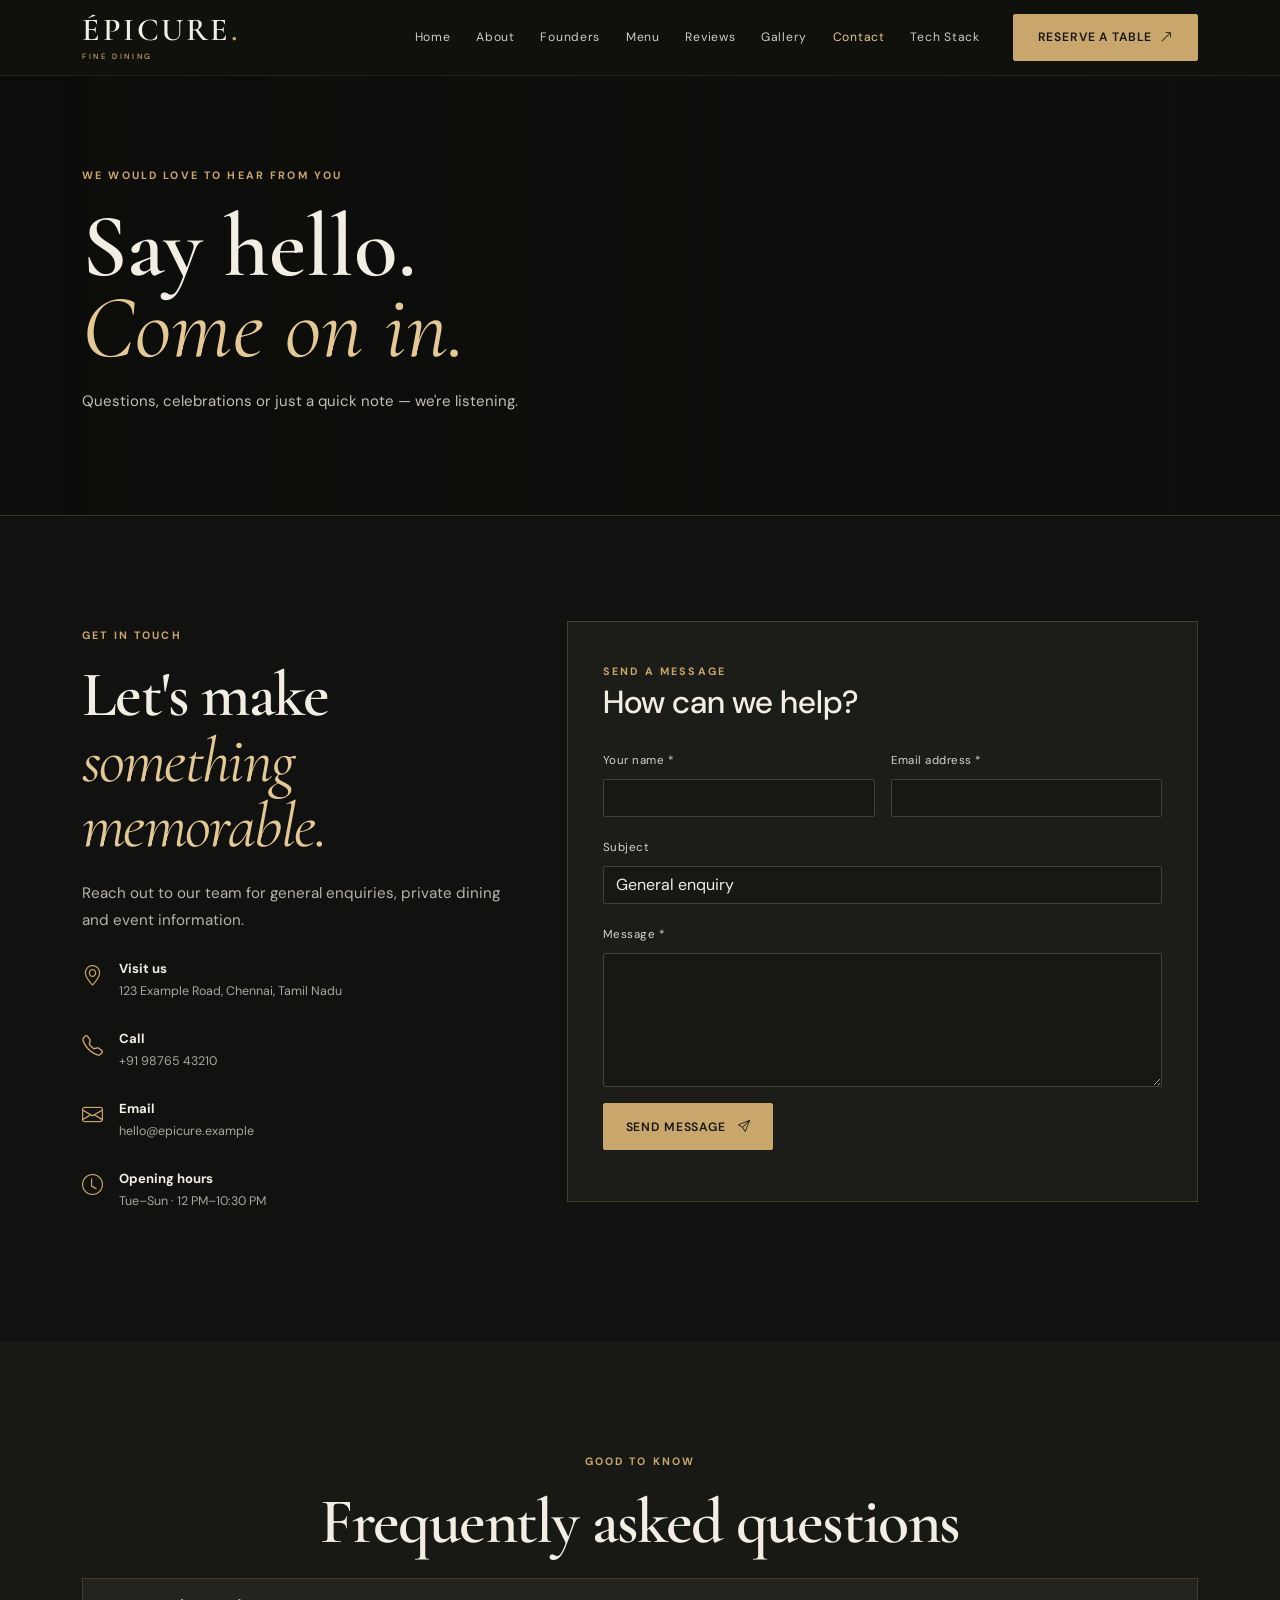
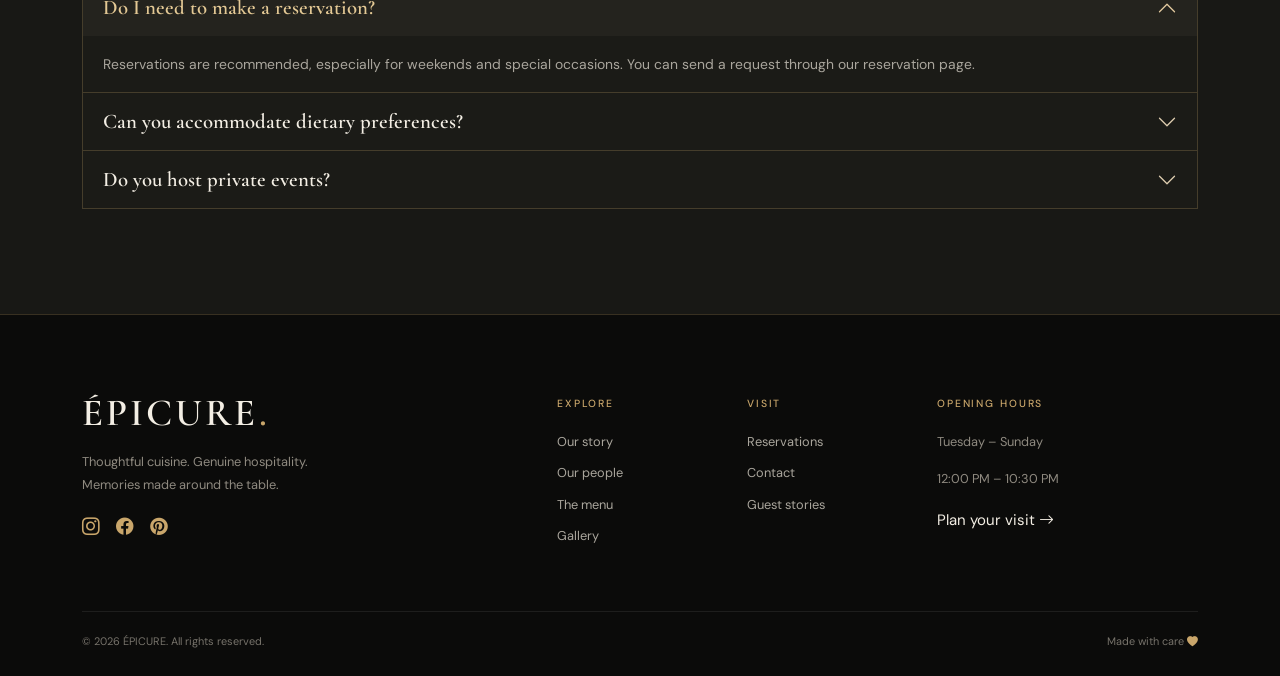
<file: contact.html>
<!Doctype html>
<html lang="en">
<head>
  <meta charset="utf-8">
  <meta name="viewport" content="width=device-width, initial-scale=1">
  <meta name="description" content="ÉPICURE — thoughtful cuisine, warm hospitality and memorable dining experiences.">
  <title>Contact | ÉPICURE</title>
  <link rel="preconnect" href="https://fonts.googleapis.com">
  <link rel="preconnect" href="https://fonts.gstatic.com" crossorigin>
  <link href="https://fonts.googleapis.com/css2?family=Cormorant+Garamond:wght@400;500;600;700&family=DM+Sans:wght@300;400;500;600;700&display=swap" rel="stylesheet">
  <link href="https://cdn.jsdelivr.net/npm/bootstrap@5.3.3/dist/css/bootstrap.min.css" rel="stylesheet">
  <link href="https://cdn.jsdelivr.net/npm/bootstrap-icons@1.11.3/font/bootstrap-icons.min.css" rel="stylesheet">
  <link rel="stylesheet" href="css/style.css">
</head>
<body>
<nav class="navbar navbar-expand-xl navbar-dark fixed-top navbar-custom">
  <div class="container">
    <a class="navbar-brand brand-font" href="index.html">ÉPICURE<span>.</span><small>FINE DINING</small></a>
    <button class="navbar-toggler" type="button" data-bs-toggle="collapse" data-bs-target="#mainNavigation" aria-controls="mainNavigation" aria-expanded="false" aria-label="Toggle navigation"><span class="navbar-toggler-icon"></span></button>
    <div class="collapse navbar-collapse" id="mainNavigation">
      <ul class="navbar-nav ms-auto align-items-xl-center gap-xl-2">
        <li class="nav-item"><a class="nav-link" href="index.html">Home</a></li>
<li class="nav-item"><a class="nav-link" href="about.html">About</a></li>
<li class="nav-item"><a class="nav-link" href="founders.html">Founders</a></li>
<li class="nav-item"><a class="nav-link" href="menu.html">Menu</a></li>
<li class="nav-item"><a class="nav-link" href="reviews.html">Reviews</a></li>
<li class="nav-item"><a class="nav-link" href="gallery.html">Gallery</a></li>
<li class="nav-item"><a class="nav-link active" href="contact.html">Contact</a></li>
<li class="nav-item"><a class="nav-link" href="technologies.html">Tech Stack</a></li>
        <li class="nav-item ms-xl-3 my-2 my-xl-0"><a class="btn btn-gold btn-sm px-4" href="reservation.html">Reserve a table <i class="bi bi-arrow-up-right ms-1"></i></a></li>
      </ul>
    </div>
  </div>
</nav>
<main>

<section class="page-hero" style="--page-image:url('https://images.unsplash.com/photo-1517248135467-4c7edcad34c4?auto=format&fit=crop&w=1800&q=85')"><div class="container"><span class="eyebrow">WE WOULD LOVE TO HEAR FROM YOU</span><h1>Say hello.<br><em>Come on in.</em></h1><p>Questions, celebrations or just a quick note — we're listening.</p></div></section>
<section class="section-pad"><div class="container"><div class="row g-5"><div class="col-lg-5"><span class="eyebrow">GET IN TOUCH</span><h2 class="section-title">Let's make<br><em>something memorable.</em></h2><p class="body-copy">Reach out to our team for general enquiries, private dining and event information.</p><div class="contact-detail"><i class="bi bi-geo-alt"></i><div><strong>Visit us</strong><span>123 Example Road, Chennai, Tamil Nadu</span></div></div><div class="contact-detail"><i class="bi bi-telephone"></i><div><strong>Call</strong><span>+91 98765 43210</span></div></div><div class="contact-detail"><i class="bi bi-envelope"></i><div><strong>Email</strong><span>hello@epicure.example</span></div></div><div class="contact-detail"><i class="bi bi-clock"></i><div><strong>Opening hours</strong><span>Tue–Sun · 12 PM–10:30 PM</span></div></div><p class="small muted mt-4"></p></div><div class="col-lg-7"><form id="contactForm" class="form-panel"><span class="eyebrow">SEND A MESSAGE</span><h2 class="mb-4">How can we help?</h2><div class="row g-3"><div class="col-md-6"><label class="form-label" for="contactName">Your name *</label><input class="form-control" id="contactName" required></div><div class="col-md-6"><label class="form-label" for="contactEmail">Email address *</label><input type="email" class="form-control" id="contactEmail" required></div><div class="col-12"><label class="form-label" for="contactSubject">Subject</label><select class="form-select" id="contactSubject"><option>General enquiry</option><option>Private dining</option><option>Events and celebrations</option><option>Feedback</option></select></div><div class="col-12"><label class="form-label" for="contactMessage">Message *</label><textarea class="form-control" id="contactMessage" rows="5" required></textarea></div><div class="col-12"><button class="btn btn-gold" type="submit">Send message <i class="bi bi-send ms-2"></i></button></div></div><p class="small muted mt-3 mb-0"></p></form></div></div></div></section>
<section class="section-pad section-soft"><div class="container"><div class="section-heading text-center"><span class="eyebrow">GOOD TO KNOW</span><h2 class="section-title">Frequently asked questions</h2></div><div class="accordion faq-accordion mt-4" id="faqAccordion">
<div class="accordion-item"><h3 class="accordion-header"><button class="accordion-button" type="button" data-bs-toggle="collapse" data-bs-target="#faqOne">Do I need to make a reservation?</button></h3><div id="faqOne" class="accordion-collapse collapse show" data-bs-parent="#faqAccordion"><div class="accordion-body">Reservations are recommended, especially for weekends and special occasions. You can send a request through our reservation page.</div></div></div>
<div class="accordion-item"><h3 class="accordion-header"><button class="accordion-button collapsed" type="button" data-bs-toggle="collapse" data-bs-target="#faqTwo">Can you accommodate dietary preferences?</button></h3><div id="faqTwo" class="accordion-collapse collapse" data-bs-parent="#faqAccordion"><div class="accordion-body">Please share dietary requirements when making your reservation so the team can advise you about available options.</div></div></div>
<div class="accordion-item"><h3 class="accordion-header"><button class="accordion-button collapsed" type="button" data-bs-toggle="collapse" data-bs-target="#faqThree">Do you host private events?</button></h3><div id="faqThree" class="accordion-collapse collapse" data-bs-parent="#faqAccordion"><div class="accordion-body">For private dining or event enquiries, contact our team with your preferred date and group size.</div></div></div>
</div></div></section>

</main>
<footer class="site-footer">
  <div class="container">
    <div class="row g-4 align-items-start">
      <div class="col-lg-5"><a class="footer-brand brand-font" href="index.html">ÉPICURE<span>.</span></a><p class="footer-copy">Thoughtful cuisine. Genuine hospitality.<br>Memories made around the table.</p><div class="social-links mt-3"><a href="#" aria-label="Instagram"><i class="bi bi-instagram"></i></a><a href="#" aria-label="Facebook"><i class="bi bi-facebook"></i></a><a href="#" aria-label="Pinterest"><i class="bi bi-pinterest"></i></a></div></div>
      <div class="col-6 col-lg-2"><h6>EXPLORE</h6><a href="about.html">Our story</a><a href="founders.html">Our people</a><a href="menu.html">The menu</a><a href="gallery.html">Gallery</a></div>
      <div class="col-6 col-lg-2"><h6>VISIT</h6><a href="reservation.html">Reservations</a><a href="contact.html">Contact</a><a href="reviews.html">Guest stories</a></div>
      <div class="col-lg-3"><h6>OPENING HOURS</h6><p class="footer-copy mb-1">Tuesday – Sunday</p><p class="footer-copy">12:00 PM – 10:30 PM</p><a href="reservation.html" class="text-link">Plan your visit <i class="bi bi-arrow-right"></i></a></div>
    </div>
    <div class="footer-bottom"><span>© 2026 ÉPICURE. All rights reserved.</span><span>Made with care <i class="bi bi-heart-fill"></i></span></div>
  </div>
</footer>
<div class="toast-container position-fixed bottom-0 end-0 p-3"><div id="siteToast" class="toast text-bg-dark border-gold" role="status" aria-live="polite" aria-atomic="true"><div class="d-flex"><div class="toast-body" id="toastMessage">Thank you!</div><button type="button" class="btn-close btn-close-white me-2 m-auto" data-bs-dismiss="toast" aria-label="Close"></button></div></div></div>
<script src="https://cdn.jsdelivr.net/npm/bootstrap@5.3.3/dist/js/bootstrap.bundle.min.js"></script>
<script src="js/script.js"></script>
</body>
</html>
</file>
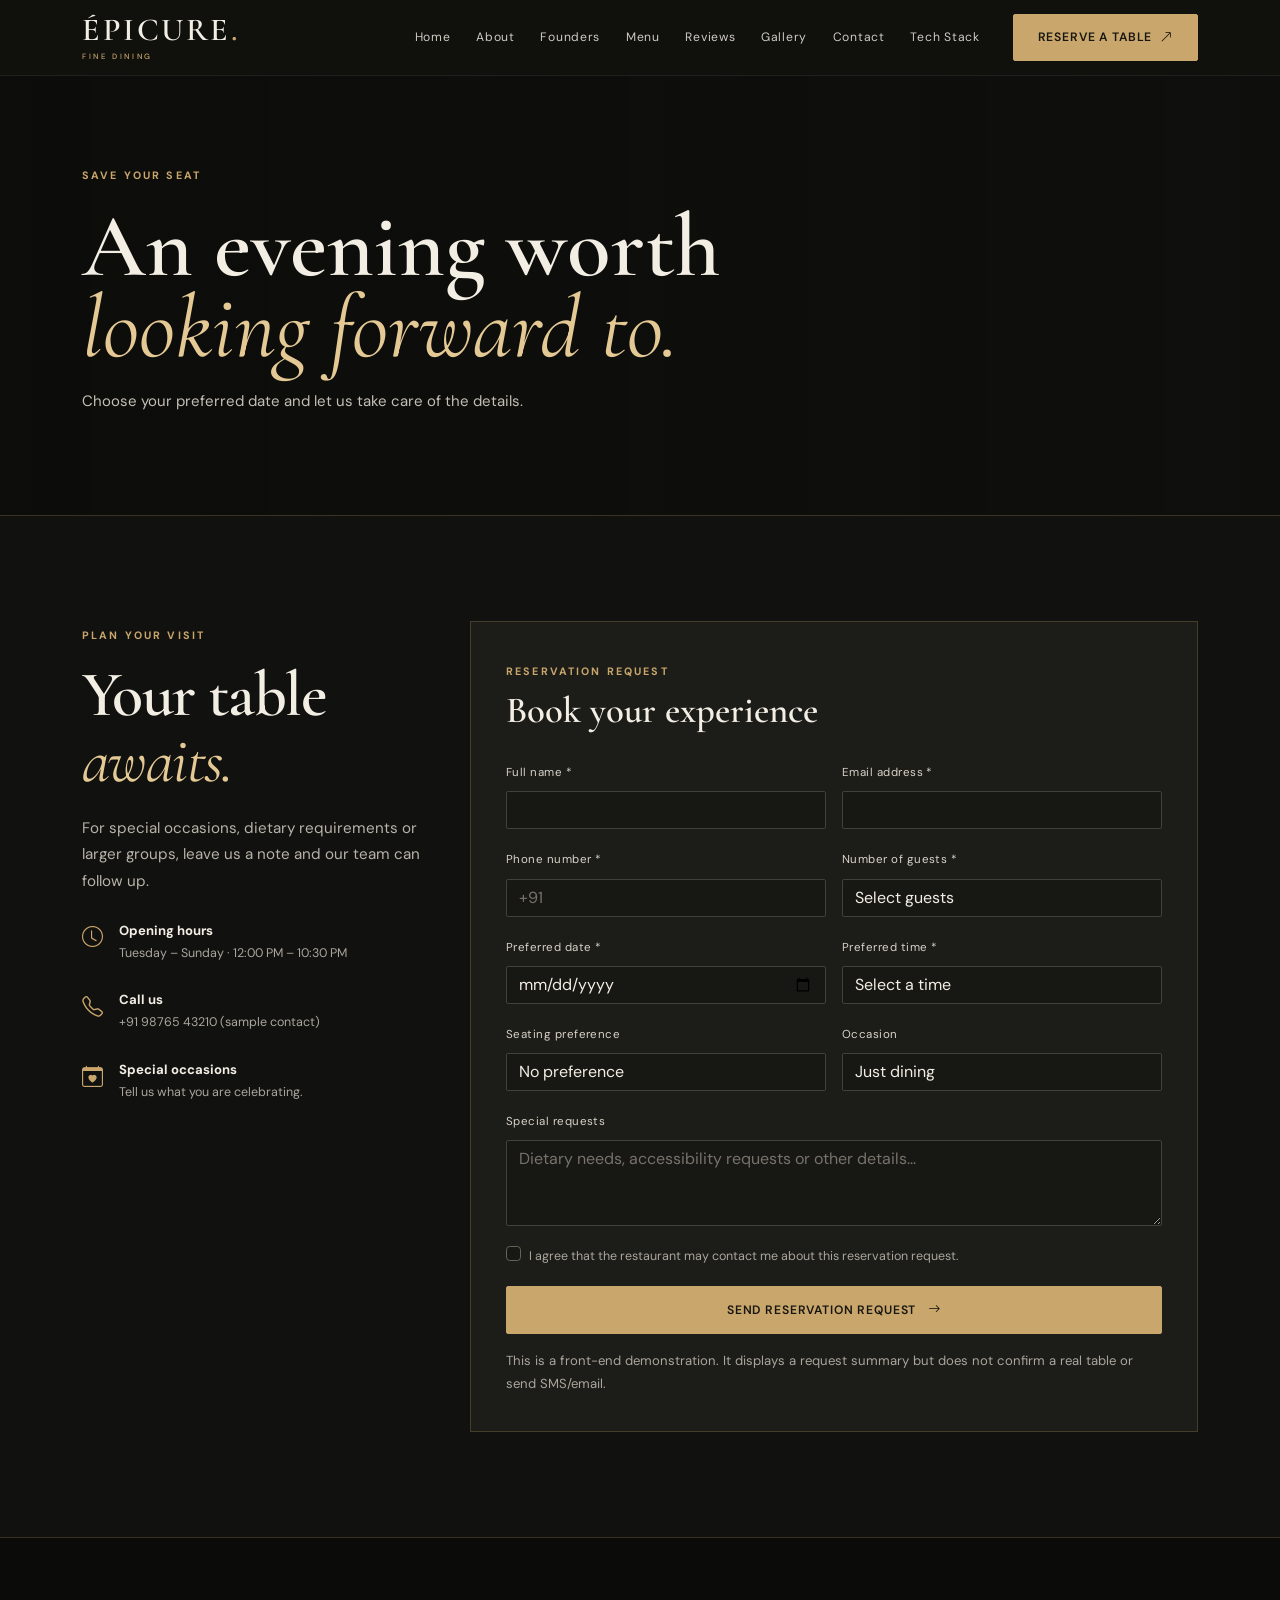
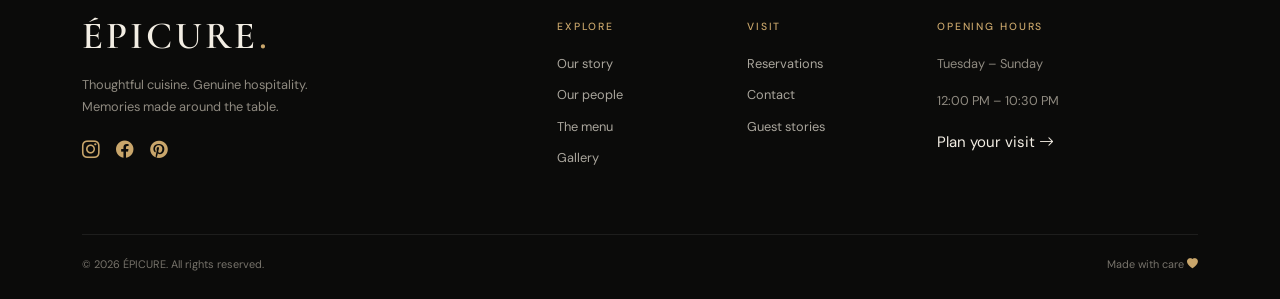
<file: reservation.html>
<!Doctype html>
<html lang="en">
<head>
  <meta charset="utf-8">
  <meta name="viewport" content="width=device-width, initial-scale=1">
  <meta name="description" content="ÉPICURE — thoughtful cuisine, warm hospitality and memorable dining experiences.">
  <title>Reservations | ÉPICURE</title>
  <link rel="preconnect" href="https://fonts.googleapis.com">
  <link rel="preconnect" href="https://fonts.gstatic.com" crossorigin>
  <link href="https://fonts.googleapis.com/css2?family=Cormorant+Garamond:wght@400;500;600;700&family=DM+Sans:wght@300;400;500;600;700&display=swap" rel="stylesheet">
  <link href="https://cdn.jsdelivr.net/npm/bootstrap@5.3.3/dist/css/bootstrap.min.css" rel="stylesheet">
  <link href="https://cdn.jsdelivr.net/npm/bootstrap-icons@1.11.3/font/bootstrap-icons.min.css" rel="stylesheet">
  <link rel="stylesheet" href="css/style.css">
</head>
<body>
<nav class="navbar navbar-expand-xl navbar-dark fixed-top navbar-custom">
  <div class="container">
    <a class="navbar-brand brand-font" href="index.html">ÉPICURE<span>.</span><small>FINE DINING</small></a>
    <button class="navbar-toggler" type="button" data-bs-toggle="collapse" data-bs-target="#mainNavigation" aria-controls="mainNavigation" aria-expanded="false" aria-label="Toggle navigation"><span class="navbar-toggler-icon"></span></button>
    <div class="collapse navbar-collapse" id="mainNavigation">
      <ul class="navbar-nav ms-auto align-items-xl-center gap-xl-2">
        <li class="nav-item"><a class="nav-link" href="index.html">Home</a></li>
<li class="nav-item"><a class="nav-link" href="about.html">About</a></li>
<li class="nav-item"><a class="nav-link" href="founders.html">Founders</a></li>
<li class="nav-item"><a class="nav-link" href="menu.html">Menu</a></li>
<li class="nav-item"><a class="nav-link" href="reviews.html">Reviews</a></li>
<li class="nav-item"><a class="nav-link" href="gallery.html">Gallery</a></li>
<li class="nav-item"><a class="nav-link" href="contact.html">Contact</a></li>
<li class="nav-item"><a class="nav-link" href="technologies.html">Tech Stack</a></li>
        <li class="nav-item ms-xl-3 my-2 my-xl-0"><a class="btn btn-gold btn-sm px-4" href="reservation.html">Reserve a table <i class="bi bi-arrow-up-right ms-1"></i></a></li>
      </ul>
    </div>
  </div>
</nav>
<main>

<section class="page-hero" style="--page-image:url('https://images.unsplash.com/photo-1515003197210-e0cd7184f8b5?auto=format&fit=crop&w=1800&q=85')"><div class="container"><span class="eyebrow">SAVE YOUR SEAT</span><h1>An evening worth<br><em>looking forward to.</em></h1><p>Choose your preferred date and let us take care of the details.</p></div></section>
<section class="section-pad"><div class="container"><div class="row g-5"><div class="col-lg-4"><span class="eyebrow">PLAN YOUR VISIT</span><h2 class="section-title">Your table<br><em>awaits.</em></h2><p class="body-copy">For special occasions, dietary requirements or larger groups, leave us a note and our team can follow up.</p><div class="info-line"><i class="bi bi-clock"></i><div><strong>Opening hours</strong><span>Tuesday – Sunday · 12:00 PM – 10:30 PM</span></div></div><div class="info-line"><i class="bi bi-telephone"></i><div><strong>Call us</strong><span>+91 98765 43210 (sample contact)</span></div></div><div class="info-line"><i class="bi bi-calendar-heart"></i><div><strong>Special occasions</strong><span>Tell us what you are celebrating.</span></div></div></div>
<div class="col-lg-8"><form id="reservationForm" class="form-panel"><div class="form-heading"><span class="eyebrow">RESERVATION REQUEST</span><h2>Book your experience</h2></div><div class="row g-3"><div class="col-md-6"><label class="form-label" for="guestName">Full name *</label><input class="form-control" id="guestName" name="guestName" autocomplete="name" required></div><div class="col-md-6"><label class="form-label" for="guestEmail">Email address *</label><input class="form-control" type="email" id="guestEmail" name="guestEmail" autocomplete="email" required></div><div class="col-md-6"><label class="form-label" for="guestPhone">Phone number *</label><input class="form-control" type="tel" id="guestPhone" name="guestPhone" required pattern="[0-9+() -]{8,18}" placeholder="+91"></div><div class="col-md-6"><label class="form-label" for="guestCount">Number of guests *</label><select class="form-select" id="guestCount" required><option value="">Select guests</option><option>1</option><option>2</option><option>3</option><option>4</option><option>5</option><option>6</option><option>7</option><option>8</option></select></div><div class="col-md-6"><label class="form-label" for="bookingDate">Preferred date *</label><input class="form-control" type="date" id="bookingDate" required></div><div class="col-md-6"><label class="form-label" for="bookingTime">Preferred time *</label><select class="form-select" id="bookingTime" required><option value="">Select a time</option><option>12:00 PM</option><option>1:00 PM</option><option>2:00 PM</option><option>6:00 PM</option><option>7:00 PM</option><option>8:00 PM</option><option>9:00 PM</option></select></div><div class="col-md-6"><label class="form-label" for="seating">Seating preference</label><select class="form-select" id="seating"><option>No preference</option><option>Indoor</option><option>Outdoor</option><option>Quiet corner</option></select></div><div class="col-md-6"><label class="form-label" for="occasion">Occasion</label><select class="form-select" id="occasion"><option>Just dining</option><option>Birthday</option><option>Anniversary</option><option>Business dinner</option><option>Other celebration</option></select></div><div class="col-12"><label class="form-label" for="bookingNotes">Special requests</label><textarea class="form-control" id="bookingNotes" rows="3" placeholder="Dietary needs, accessibility requests or other details..."></textarea></div><div class="col-12"><div class="form-check"><input class="form-check-input" type="checkbox" id="bookingConsent" required><label class="form-check-label" for="bookingConsent">I agree that the restaurant may contact me about this reservation request.</label></div></div><div class="col-12"><button class="btn btn-gold btn-lg w-100" type="submit">Send reservation request <i class="bi bi-arrow-right ms-2"></i></button><p class="small muted mt-3 mb-0">This is a front-end demonstration. It displays a request summary but does not confirm a real table or send SMS/email.</p></div></div></form></div></div></div></section>
<div class="modal fade" id="bookingModal" tabindex="-1" aria-labelledby="bookingModalLabel" aria-hidden="true"><div class="modal-dialog modal-dialog-centered"><div class="modal-content booking-modal"><div class="modal-body text-center p-5"><div class="success-icon"><i class="bi bi-check2"></i></div><span class="eyebrow">REQUEST PREPARED</span><h2 id="bookingModalLabel" class="section-title">Thank you!</h2><p id="bookingSummary" class="body-copy"></p><button class="btn btn-gold mt-3" data-bs-dismiss="modal">Done</button></div></div></div></div>

</main>
<footer class="site-footer">
  <div class="container">
    <div class="row g-4 align-items-start">
      <div class="col-lg-5"><a class="footer-brand brand-font" href="index.html">ÉPICURE<span>.</span></a><p class="footer-copy">Thoughtful cuisine. Genuine hospitality.<br>Memories made around the table.</p><div class="social-links mt-3"><a href="#" aria-label="Instagram"><i class="bi bi-instagram"></i></a><a href="#" aria-label="Facebook"><i class="bi bi-facebook"></i></a><a href="#" aria-label="Pinterest"><i class="bi bi-pinterest"></i></a></div></div>
      <div class="col-6 col-lg-2"><h6>EXPLORE</h6><a href="about.html">Our story</a><a href="founders.html">Our people</a><a href="menu.html">The menu</a><a href="gallery.html">Gallery</a></div>
      <div class="col-6 col-lg-2"><h6>VISIT</h6><a href="reservation.html">Reservations</a><a href="contact.html">Contact</a><a href="reviews.html">Guest stories</a></div>
      <div class="col-lg-3"><h6>OPENING HOURS</h6><p class="footer-copy mb-1">Tuesday – Sunday</p><p class="footer-copy">12:00 PM – 10:30 PM</p><a href="reservation.html" class="text-link">Plan your visit <i class="bi bi-arrow-right"></i></a></div>
    </div>
    <div class="footer-bottom"><span>© 2026 ÉPICURE. All rights reserved.</span><span>Made with care <i class="bi bi-heart-fill"></i></span></div>
  </div>
</footer>
<div class="toast-container position-fixed bottom-0 end-0 p-3"><div id="siteToast" class="toast text-bg-dark border-gold" role="status" aria-live="polite" aria-atomic="true"><div class="d-flex"><div class="toast-body" id="toastMessage">Thank you!</div><button type="button" class="btn-close btn-close-white me-2 m-auto" data-bs-dismiss="toast" aria-label="Close"></button></div></div></div>
<script src="https://cdn.jsdelivr.net/npm/bootstrap@5.3.3/dist/js/bootstrap.bundle.min.js"></script>
<script src="js/script.js"></script>
</body>
</html>
</file>
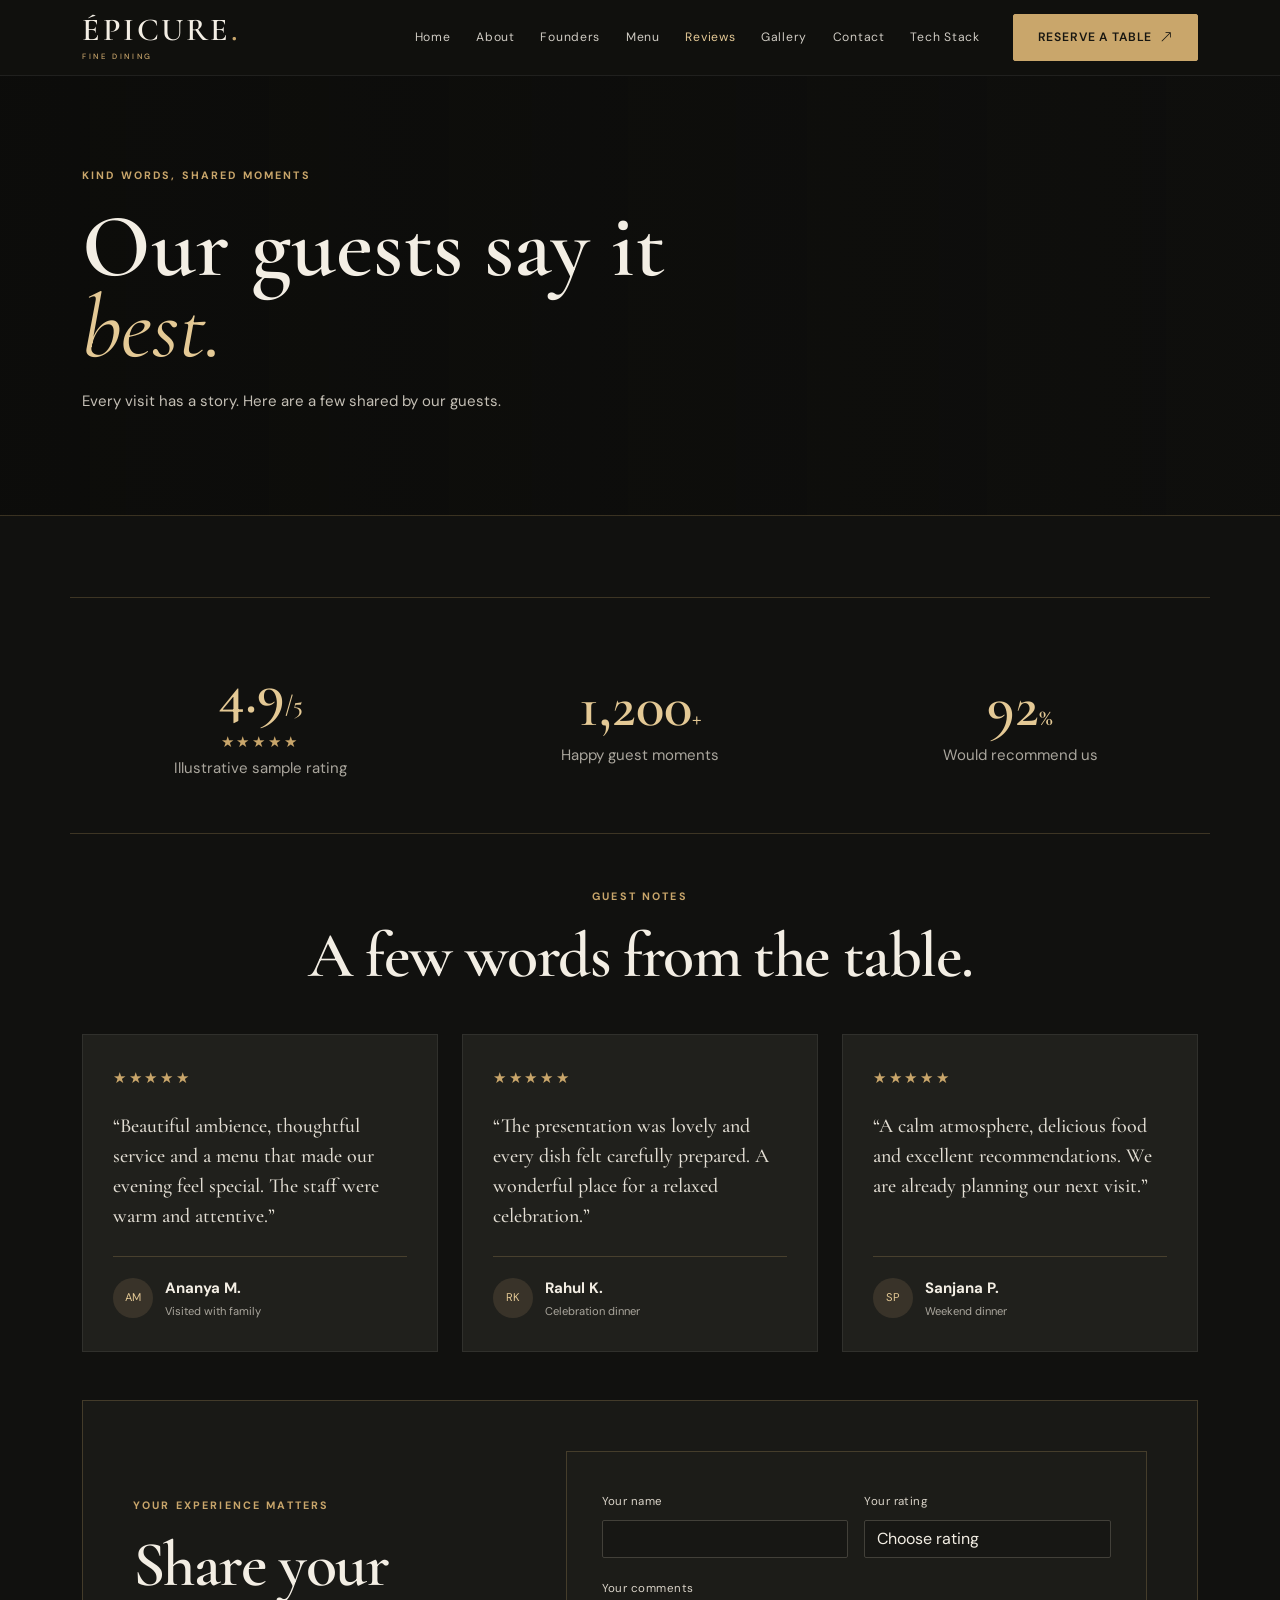
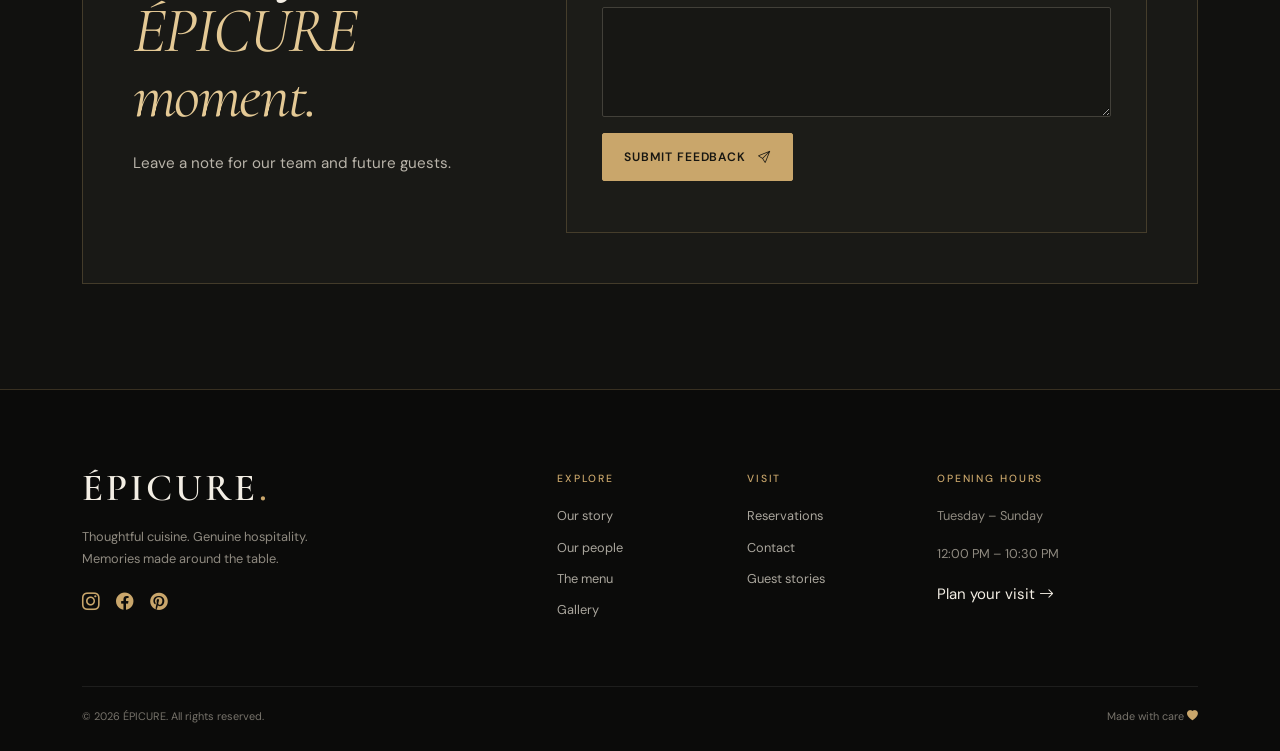
<file: reviews.html>
<!Doctype html>
<html lang="en">
<head>
  <meta charset="utf-8">
  <meta name="viewport" content="width=device-width, initial-scale=1">
  <meta name="description" content="ÉPICURE — thoughtful cuisine, warm hospitality and memorable dining experiences.">
  <title>Guest Stories | ÉPICURE</title>
  <link rel="preconnect" href="https://fonts.googleapis.com">
  <link rel="preconnect" href="https://fonts.gstatic.com" crossorigin>
  <link href="https://fonts.googleapis.com/css2?family=Cormorant+Garamond:wght@400;500;600;700&family=DM+Sans:wght@300;400;500;600;700&display=swap" rel="stylesheet">
  <link href="https://cdn.jsdelivr.net/npm/bootstrap@5.3.3/dist/css/bootstrap.min.css" rel="stylesheet">
  <link href="https://cdn.jsdelivr.net/npm/bootstrap-icons@1.11.3/font/bootstrap-icons.min.css" rel="stylesheet">
  <link rel="stylesheet" href="css/style.css">
</head>
<body>
<nav class="navbar navbar-expand-xl navbar-dark fixed-top navbar-custom">
  <div class="container">
    <a class="navbar-brand brand-font" href="index.html">ÉPICURE<span>.</span><small>FINE DINING</small></a>
    <button class="navbar-toggler" type="button" data-bs-toggle="collapse" data-bs-target="#mainNavigation" aria-controls="mainNavigation" aria-expanded="false" aria-label="Toggle navigation"><span class="navbar-toggler-icon"></span></button>
    <div class="collapse navbar-collapse" id="mainNavigation">
      <ul class="navbar-nav ms-auto align-items-xl-center gap-xl-2">
        <li class="nav-item"><a class="nav-link" href="index.html">Home</a></li>
<li class="nav-item"><a class="nav-link" href="about.html">About</a></li>
<li class="nav-item"><a class="nav-link" href="founders.html">Founders</a></li>
<li class="nav-item"><a class="nav-link" href="menu.html">Menu</a></li>
<li class="nav-item"><a class="nav-link active" href="reviews.html">Reviews</a></li>
<li class="nav-item"><a class="nav-link" href="gallery.html">Gallery</a></li>
<li class="nav-item"><a class="nav-link" href="contact.html">Contact</a></li>
<li class="nav-item"><a class="nav-link" href="technologies.html">Tech Stack</a></li>
        <li class="nav-item ms-xl-3 my-2 my-xl-0"><a class="btn btn-gold btn-sm px-4" href="reservation.html">Reserve a table <i class="bi bi-arrow-up-right ms-1"></i></a></li>
      </ul>
    </div>
  </div>
</nav>
<main>

<section class="page-hero" style="--page-image:url('https://images.unsplash.com/photo-1517248135467-4c7edcad34c4?auto=format&fit=crop&w=1800&q=85')"><div class="container"><span class="eyebrow">KIND WORDS, SHARED MOMENTS</span><h1>Our guests say it<br><em>best.</em></h1><p>Every visit has a story. Here are a few shared by our guests.</p></div></section>
<section class="section-pad"><div class="container"><div class="row align-items-center text-center review-summary g-4"><div class="col-md-4"><div class="rating-number">4.9<span>/5</span></div><div class="stars">★★★★★</div><p class="muted">Illustrative sample rating</p></div><div class="col-md-4"><div class="rating-number">1,200<span>+</span></div><p class="muted">Happy guest moments</p></div><div class="col-md-4"><div class="rating-number">92<span>%</span></div><p class="muted">Would recommend us</p></div></div>
<div class="section-heading text-center mt-5"><span class="eyebrow">GUEST NOTES</span><h2 class="section-title">A few words from the table.</h2></div>
<div class="row g-4 mt-2" id="reviewList">
<div class="col-md-6 col-lg-4"><article class="review-card"><div class="stars">★★★★★</div><p>“Beautiful ambience, thoughtful service and a menu that made our evening feel special. The staff were warm and attentive.”</p><div class="review-person"><span class="avatar">AM</span><div><strong>Ananya M.</strong><small>Visited with family</small></div></div></article></div>
<div class="col-md-6 col-lg-4"><article class="review-card"><div class="stars">★★★★★</div><p>“The presentation was lovely and every dish felt carefully prepared. A wonderful place for a relaxed celebration.”</p><div class="review-person"><span class="avatar">RK</span><div><strong>Rahul K.</strong><small>Celebration dinner</small></div></div></article></div>
<div class="col-md-6 col-lg-4"><article class="review-card"><div class="stars">★★★★★</div><p>“A calm atmosphere, delicious food and excellent recommendations. We are already planning our next visit.”</p><div class="review-person"><span class="avatar">SP</span><div><strong>Sanjana P.</strong><small>Weekend dinner</small></div></div></article></div>
</div>
<div class="review-form-wrap mt-5"><div class="row g-4 align-items-center"><div class="col-lg-5"><span class="eyebrow">YOUR EXPERIENCE MATTERS</span><h2 class="section-title">Share your<br><em>ÉPICURE moment.</em></h2><p class="body-copy">Leave a note for our team and future guests.</p></div><div class="col-lg-7"><form id="reviewForm" class="form-panel"><div class="row g-3"><div class="col-md-6"><label class="form-label" for="reviewName">Your name</label><input class="form-control" id="reviewName" required></div><div class="col-md-6"><label class="form-label" for="reviewRating">Your rating</label><select class="form-select" id="reviewRating" required><option value="">Choose rating</option><option>5</option><option>4</option><option>3</option><option>2</option><option>1</option></select></div><div class="col-12"><label class="form-label" for="reviewMessage">Your comments</label><textarea class="form-control" id="reviewMessage" rows="4" required></textarea></div><div class="col-12"><button class="btn btn-gold" type="submit">Submit feedback <i class="bi bi-send ms-2"></i></button></div></div><p class="small muted mt-3 mb-0"></p></form></div></div></div>
</div></section>

</main>
<footer class="site-footer">
  <div class="container">
    <div class="row g-4 align-items-start">
      <div class="col-lg-5"><a class="footer-brand brand-font" href="index.html">ÉPICURE<span>.</span></a><p class="footer-copy">Thoughtful cuisine. Genuine hospitality.<br>Memories made around the table.</p><div class="social-links mt-3"><a href="#" aria-label="Instagram"><i class="bi bi-instagram"></i></a><a href="#" aria-label="Facebook"><i class="bi bi-facebook"></i></a><a href="#" aria-label="Pinterest"><i class="bi bi-pinterest"></i></a></div></div>
      <div class="col-6 col-lg-2"><h6>EXPLORE</h6><a href="about.html">Our story</a><a href="founders.html">Our people</a><a href="menu.html">The menu</a><a href="gallery.html">Gallery</a></div>
      <div class="col-6 col-lg-2"><h6>VISIT</h6><a href="reservation.html">Reservations</a><a href="contact.html">Contact</a><a href="reviews.html">Guest stories</a></div>
      <div class="col-lg-3"><h6>OPENING HOURS</h6><p class="footer-copy mb-1">Tuesday – Sunday</p><p class="footer-copy">12:00 PM – 10:30 PM</p><a href="reservation.html" class="text-link">Plan your visit <i class="bi bi-arrow-right"></i></a></div>
    </div>
    <div class="footer-bottom"><span>© 2026 ÉPICURE. All rights reserved.</span><span>Made with care <i class="bi bi-heart-fill"></i></span></div>
  </div>
</footer>
<div class="toast-container position-fixed bottom-0 end-0 p-3"><div id="siteToast" class="toast text-bg-dark border-gold" role="status" aria-live="polite" aria-atomic="true"><div class="d-flex"><div class="toast-body" id="toastMessage">Thank you!</div><button type="button" class="btn-close btn-close-white me-2 m-auto" data-bs-dismiss="toast" aria-label="Close"></button></div></div></div>
<script src="https://cdn.jsdelivr.net/npm/bootstrap@5.3.3/dist/js/bootstrap.bundle.min.js"></script>
<script src="js/script.js"></script>
</body>
</html>
</file>
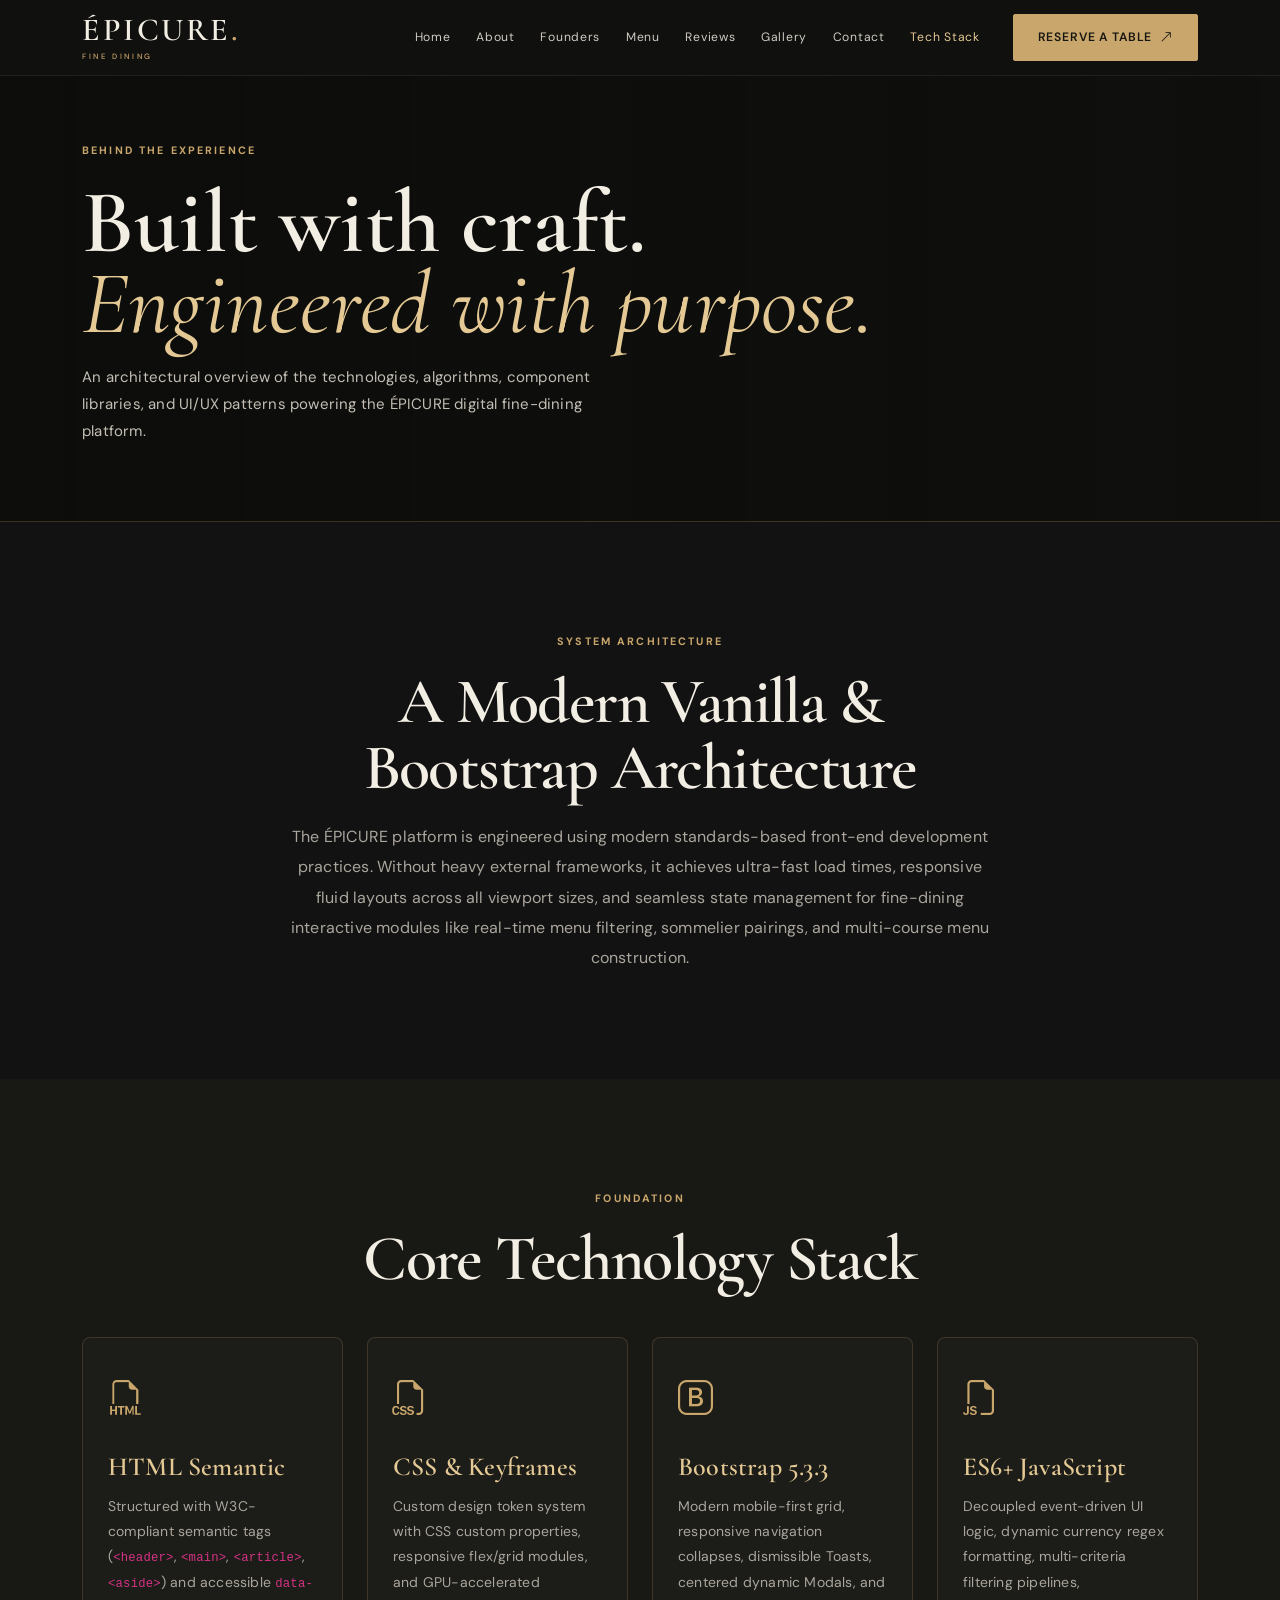
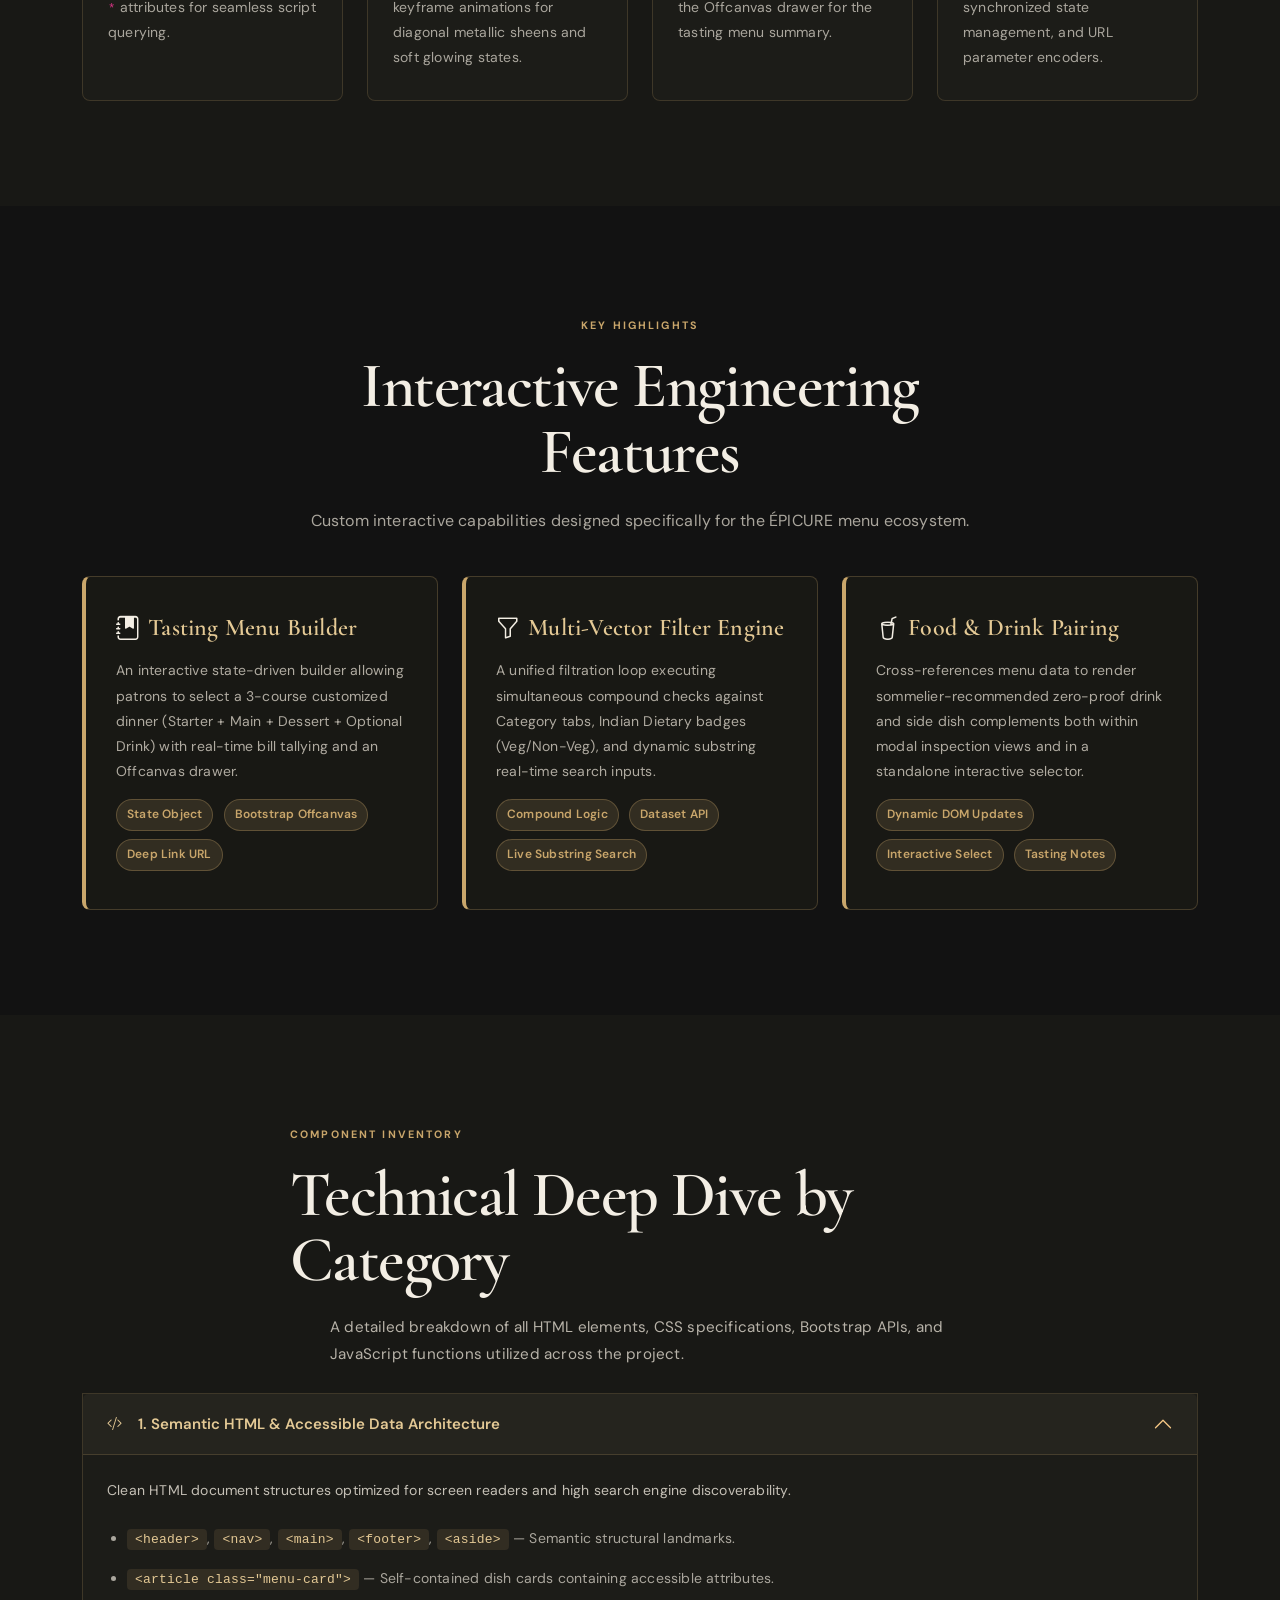
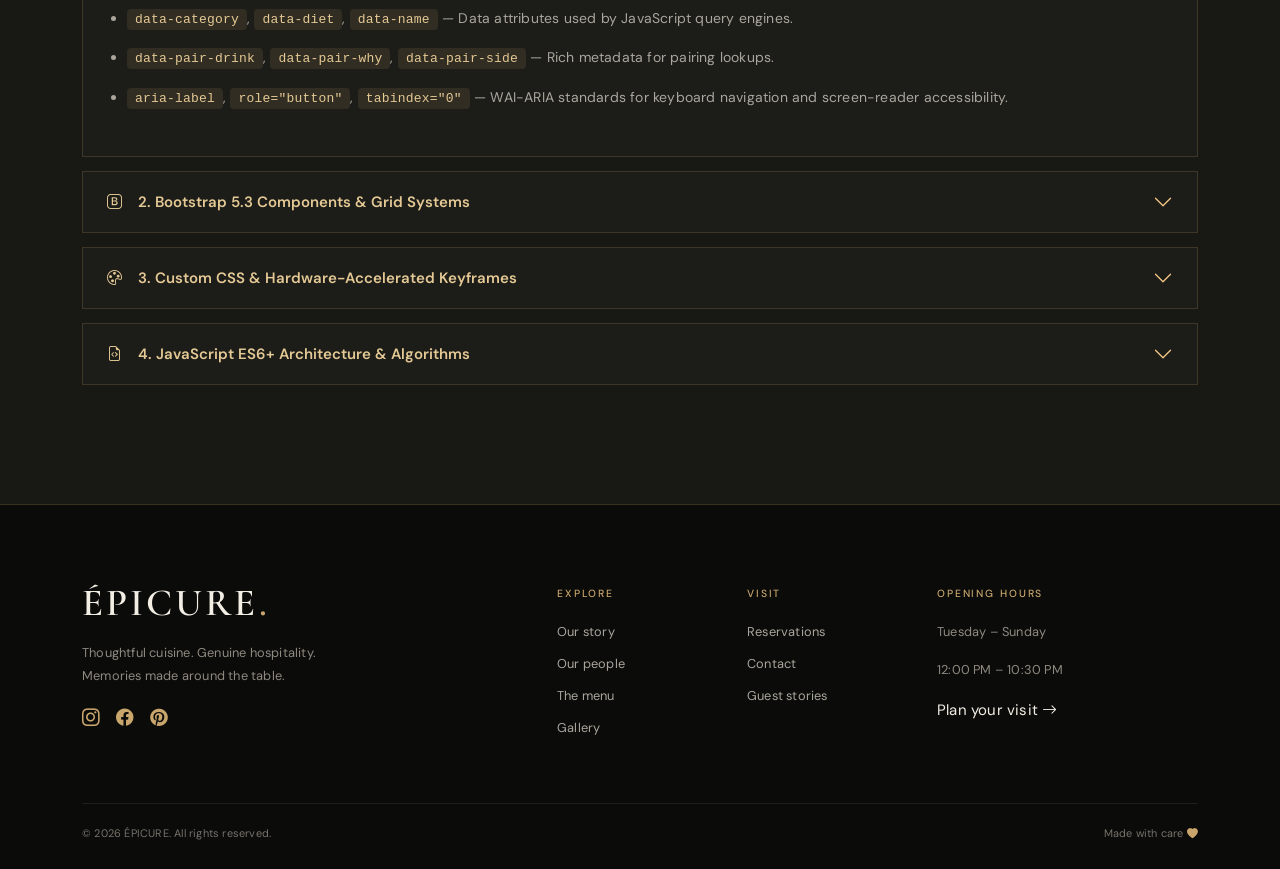
<file: technologies.html>
<!Doctype html>
<html lang="en">

<head>
    <meta charset="utf-8">
    <meta name="viewport" content="width=device-width, initial-scale=1">

    <meta name="description"
        content="Explore the technologies, frameworks, components and web development concepts used to design and develop the ÉPICURE fine dining restaurant website.">

    <meta name="keywords"
        content="HTML, CSS, JavaScript ES6, Bootstrap 5, Bootstrap Icons, Web Development, ÉPICURE">

    <meta name="author" content="ÉPICURE Web Development Team">

    <title>Technologies & Components | ÉPICURE</title>

    <!-- Google Fonts -->
    <link rel="preconnect" href="https://fonts.googleapis.com">
    <link rel="preconnect" href="https://fonts.gstatic.com" crossorigin>

    <link href="https://fonts.googleapis.com/css2?family=DM+Sans:wght@300;400;500;600;700&family=Cormorant+Garamond:wght@400;500;600;700&display=swap"
        rel="stylesheet">

    <!-- Bootstrap CSS -->
    <link href="https://cdn.jsdelivr.net/npm/bootstrap@5.3.3/dist/css/bootstrap.min.css"
        rel="stylesheet">

    <!-- Bootstrap Icons -->
    <link href="https://cdn.jsdelivr.net/npm/bootstrap-icons@1.11.3/font/bootstrap-icons.min.css"
        rel="stylesheet">

    <!-- Custom CSS -->
    <link rel="stylesheet" href="css/style.css">

    <!-- Page-specific typography and styling -->
    <style>
        body {
            font-family: 'DM Sans', sans-serif;
            font-size: 15px;
            line-height: 1.8;
            letter-spacing: 0.2px;
            color: #f3eee4;
            background-color: #121212;
        }

        h1, h2, h3, h4, h5 {
            font-family: 'Cormorant Garamond', Georgia, serif;
            font-weight: 600;
            line-height: 1.2;
        }

        .tech-intro {
            max-width: 850px;
            margin: 20px auto 0;
            font-size: 16px;
            line-height: 1.9;
            color: #aaa69d;
            text-align: center;
        }

        .tech-card {
            height: 100%;
            padding: 30px 25px;
            border: 1px solid rgba(201, 166, 107, 0.2);
            border-radius: 8px;
            background: #1c1c18;
            transition: transform 0.3s ease, border-color 0.3s ease, box-shadow 0.3s ease;
        }

        .tech-card:hover {
            transform: translateY(-6px);
            border-color: #c9a66b;
            box-shadow: 0 10px 25px rgba(0, 0, 0, 0.4);
        }

        .tech-card > i {
            display: inline-block;
            margin-bottom: 20px;
            color: #c9a66b;
            font-size: 35px;
        }

        .tech-card h3 {
            margin-bottom: 12px;
            color: #e4c995;
            font-size: 26px;
        }

        .tech-card p {
            margin-bottom: 0;
            color: #aaa69d;
            font-size: 14px;
            line-height: 1.8;
        }

        .feature-showcase-card {
            padding: 30px;
            border: 1px solid rgba(201, 166, 107, 0.25);
            background: #181814;
            border-radius: 8px;
            height: 100%;
            border-left: 4px solid #c9a66b;
            transition: transform 0.3s ease;
        }

        .feature-showcase-card:hover {
            transform: translateY(-4px);
        }

        .feature-showcase-card h4 {
            color: #e4c995;
            font-size: 24px;
            margin-bottom: 12px;
        }

        .feature-showcase-card p {
            color: #b0aba1;
            font-size: 14px;
            margin-bottom: 15px;
        }

        .tech-accordion .accordion-item {
            margin-bottom: 14px;
            overflow: hidden;
            border: 1px solid rgba(201, 166, 107, 0.2);
            border-radius: 6px;
            background: #1c1c18;
        }

        .tech-accordion .accordion-button {
            padding: 20px 24px;
            background: #1c1c18;
            color: #e4c995;
            font-family: 'DM Sans', sans-serif;
            font-size: 15px;
            font-weight: 600;
            box-shadow: none;
        }

        .tech-accordion .accordion-button:not(.collapsed) {
            background: #25241e;
            color: #e4c995;
            border-bottom: 1px solid rgba(201, 166, 107, 0.2);
        }

        .tech-accordion .accordion-button::after {
            filter: brightness(0) saturate(100%) invert(76%) sepia(26%) saturate(534%) hue-rotate(356deg);
        }

        .tech-accordion .accordion-body {
            padding: 22px 24px;
            color: #c5c0b6;
            font-size: 14px;
            line-height: 1.9;
        }

        .tech-accordion code {
            padding: 3px 8px;
            border-radius: 4px;
            background: rgba(201, 166, 107, 0.12);
            color: #e4c995;
            font-size: 13px;
        }

        .tech-list {
            padding-left: 20px;
            color: #aaa69d;
        }

        .tech-list li {
            padding: 6px 0;
        }

        .tech-badge-pill {
            display: inline-block;
            padding: 4px 10px;
            border-radius: 20px;
            font-size: 12px;
            font-weight: 600;
            background: rgba(201, 166, 107, 0.15);
            color: #c9a66b;
            border: 1px solid rgba(201, 166, 107, 0.3);
            margin-right: 6px;
            margin-bottom: 8px;
        }

        @media (max-width: 576px) {
            .tech-card, .feature-showcase-card {
                padding: 22px 18px;
            }
            .tech-accordion .accordion-button {
                padding: 16px;
                font-size: 14px;
            }
        }
    </style>
</head>

<body>

    <!-- NAVIGATION BAR -->
    <nav class="navbar navbar-expand-xl navbar-dark fixed-top navbar-custom">
        <div class="container">
            <a class="navbar-brand brand-font" href="index.html">
                ÉPICURE<span>.</span>
                <small>FINE DINING</small>
            </a>

            <button class="navbar-toggler" type="button"
                data-bs-toggle="collapse"
                data-bs-target="#mainNavigation"
                aria-controls="mainNavigation"
                aria-expanded="false"
                aria-label="Toggle navigation">
                <span class="navbar-toggler-icon"></span>
            </button>

            <div class="collapse navbar-collapse" id="mainNavigation">
                <ul class="navbar-nav ms-auto align-items-xl-center gap-xl-2">
                    <li class="nav-item"><a class="nav-link" href="index.html">Home</a></li>
                    <li class="nav-item"><a class="nav-link" href="about.html">About</a></li>
                    <li class="nav-item"><a class="nav-link" href="founders.html">Founders</a></li>
                    <li class="nav-item"><a class="nav-link" href="menu.html">Menu</a></li>
                    <li class="nav-item"><a class="nav-link" href="reviews.html">Reviews</a></li>
                    <li class="nav-item"><a class="nav-link" href="gallery.html">Gallery</a></li>
                    <li class="nav-item"><a class="nav-link" href="contact.html">Contact</a></li>
                    <li class="nav-item"><a class="nav-link active" href="technologies.html">Tech Stack</a></li>
                    <li class="nav-item ms-xl-3 my-2 my-xl-0">
                        <a class="btn btn-gold btn-sm px-4" href="reservation.html">
                            Reserve a table
                            <i class="bi bi-arrow-up-right ms-1"></i>
                        </a>
                    </li>
                </ul>
            </div>
        </div>
    </nav>


    <main>

        <!-- PAGE HERO -->
        <section class="page-hero"
            style="--page-image:url('https://images.unsplash.com/photo-1516321318423-f06f85e504b3?auto=format&fit=crop&w=1800&q=85')">
            <div class="container">
                <span class="eyebrow">BEHIND THE EXPERIENCE</span>
                <h1>
                    Built with craft.<br>
                    <em>Engineered with purpose.</em>
                </h1>
                <p>
                    An architectural overview of the technologies, algorithms, component libraries, and UI/UX patterns powering the ÉPICURE digital fine-dining platform.
                </p>
            </div>
        </section>


        <!-- PROJECT OVERVIEW -->
        <section class="section-pad">
            <div class="container">
                <div class="section-heading text-center">
                    <span class="eyebrow">SYSTEM ARCHITECTURE</span>
                    <h2 class="section-title">A Modern Vanilla & Bootstrap Architecture</h2>
                    <p class="tech-intro">
                        The ÉPICURE platform is engineered using modern standards-based front-end development practices. Without heavy external frameworks, it achieves ultra-fast load times, responsive fluid layouts across all viewport sizes, and seamless state management for fine-dining interactive modules like real-time menu filtering, sommelier pairings, and multi-course menu construction.
                    </p>
                </div>
            </div>
        </section>


        <!-- CORE TECHNOLOGY STACK -->
        <section class="section-pad section-soft">
            <div class="container">
                <div class="section-heading text-center">
                    <span class="eyebrow">FOUNDATION</span>
                    <h2 class="section-title">Core Technology Stack</h2>
                </div>

                <div class="row g-4 mt-3">
                    <!-- HTML -->
                    <div class="col-md-6 col-lg-3">
                        <div class="tech-card">
                            <i class="bi bi-filetype-html"></i>
                            <h3>HTML Semantic</h3>
                            <p>
                                Structured with W3C-compliant semantic tags (<code>&lt;header&gt;</code>, <code>&lt;main&gt;</code>, <code>&lt;article&gt;</code>, <code>&lt;aside&gt;</code>) and accessible <code>data-*</code> attributes for seamless script querying.
                            </p>
                        </div>
                    </div>

                    <!-- CSS -->
                    <div class="col-md-6 col-lg-3">
                        <div class="tech-card">
                            <i class="bi bi-filetype-css"></i>
                            <h3>CSS & Keyframes</h3>
                            <p>
                                Custom design token system with CSS custom properties, responsive flex/grid modules, and GPU-accelerated keyframe animations for diagonal metallic sheens and soft glowing states.
                            </p>
                        </div>
                    </div>

                    <!-- Bootstrap 5.3 -->
                    <div class="col-md-6 col-lg-3">
                        <div class="tech-card">
                            <i class="bi bi-bootstrap"></i>
                            <h3>Bootstrap 5.3.3</h3>
                            <p>
                                Modern mobile-first grid, responsive navigation collapses, dismissible Toasts, centered dynamic Modals, and the Offcanvas drawer for the tasting menu summary.
                            </p>
                        </div>
                    </div>

                    <!-- Modern JavaScript -->
                    <div class="col-md-6 col-lg-3">
                        <div class="tech-card">
                            <i class="bi bi-filetype-js"></i>
                            <h3>ES6+ JavaScript</h3>
                            <p>
                                Decoupled event-driven UI logic, dynamic currency regex formatting, multi-criteria filtering pipelines, synchronized state management, and URL parameter encoders.
                            </p>
                        </div>
                    </div>
                </div>
            </div>
        </section>


        <!-- SIGNATURE INTERACTIVE MODULES -->
        <section class="section-pad">
            <div class="container">
                <div class="section-heading text-center">
                    <span class="eyebrow">KEY HIGHLIGHTS</span>
                    <h2 class="section-title">Interactive Engineering Features</h2>
                    <p class="tech-intro">
                        Custom interactive capabilities designed specifically for the ÉPICURE menu ecosystem.
                    </p>
                </div>

                <div class="row g-4 mt-3">
                    <!-- Tasting Menu Builder -->
                    <div class="col-md-6 col-lg-4">
                        <div class="feature-showcase-card">
                            <div class="d-flex align-items-center gap-2 mb-2">
                                <i class="bi bi-journal-bookmark-fill text-gold fs-4"></i>
                                <h4 class="mb-0">Tasting Menu Builder</h4>
                            </div>
                            <p>
                                An interactive state-driven builder allowing patrons to select a 3-course customized dinner (Starter + Main + Dessert + Optional Drink) with real-time bill tallying and an Offcanvas drawer.
                            </p>
                            <div>
                                <span class="tech-badge-pill">State Object</span>
                                <span class="tech-badge-pill">Bootstrap Offcanvas</span>
                                <span class="tech-badge-pill">Deep Link URL</span>
                            </div>
                        </div>
                    </div>

                    <!-- Multi-Vector Filtering Engine -->
                    <div class="col-md-6 col-lg-4">
                        <div class="feature-showcase-card">
                            <div class="d-flex align-items-center gap-2 mb-2">
                                <i class="bi bi-funnel text-gold fs-4"></i>
                                <h4 class="mb-0">Multi-Vector Filter Engine</h4>
                            </div>
                            <p>
                                A unified filtration loop executing simultaneous compound checks against Category tabs, Indian Dietary badges (Veg/Non-Veg), and dynamic substring real-time search inputs.
                            </p>
                            <div>
                                <span class="tech-badge-pill">Compound Logic</span>
                                <span class="tech-badge-pill">Dataset API</span>
                                <span class="tech-badge-pill">Live Substring Search</span>
                            </div>
                        </div>
                    </div>

                    <!-- Sommelier Pairing Assistant -->
                    <div class="col-md-6 col-lg-4">
                        <div class="feature-showcase-card">
                            <div class="d-flex align-items-center gap-2 mb-2">
                                <i class="bi bi-cup-straw text-gold fs-4"></i>
                                <h4 class="mb-0">Food & Drink Pairing</h4>
                            </div>
                            <p>
                                Cross-references menu data to render sommelier-recommended zero-proof drink and side dish complements both within modal inspection views and in a standalone interactive selector.
                            </p>
                            <div>
                                <span class="tech-badge-pill">Dynamic DOM Updates</span>
                                <span class="tech-badge-pill">Interactive Select</span>
                                <span class="tech-badge-pill">Tasting Notes</span>
                            </div>
                        </div>
                    </div>
                </div>
            </div>
        </section>


        <!-- COMPONENT INVENTORY ACCORDION -->
        <section class="section-pad section-soft">
            <div class="container">
                <div class="section-heading">
                    <span class="eyebrow">COMPONENT INVENTORY</span>
                    <h2 class="section-title">Technical Deep Dive by Category</h2>
                    <p class="body-copy">
                        A detailed breakdown of all HTML elements, CSS specifications, Bootstrap APIs, and JavaScript functions utilized across the project.
                    </p>
                </div>

                <div class="accordion tech-accordion mt-4" id="techAccordion">

                    <!-- 1. HTML SEMANTICS -->
                    <div class="accordion-item">
                        <h3 class="accordion-header">
                            <button class="accordion-button" type="button" data-bs-toggle="collapse" data-bs-target="#htmlComponents">
                                <i class="bi bi-code-slash me-3"></i>
                                1. Semantic HTML & Accessible Data Architecture
                            </button>
                        </h3>
                        <div id="htmlComponents" class="accordion-collapse collapse show" data-bs-parent="#techAccordion">
                            <div class="accordion-body">
                                Clean HTML document structures optimized for screen readers and high search engine discoverability.
                                <ul class="tech-list mt-3">
                                    <li><code>&lt;header&gt;</code>, <code>&lt;nav&gt;</code>, <code>&lt;main&gt;</code>, <code>&lt;footer&gt;</code>, <code>&lt;aside&gt;</code> — Semantic structural landmarks.</li>
                                    <li><code>&lt;article class="menu-card"&gt;</code> — Self-contained dish cards containing accessible attributes.</li>
                                    <li><code>data-category</code>, <code>data-diet</code>, <code>data-name</code> — Data attributes used by JavaScript query engines.</li>
                                    <li><code>data-pair-drink</code>, <code>data-pair-why</code>, <code>data-pair-side</code> — Rich metadata for pairing lookups.</li>
                                    <li><code>aria-label</code>, <code>role="button"</code>, <code>tabindex="0"</code> — WAI-ARIA standards for keyboard navigation and screen-reader accessibility.</li>
                                </ul>
                            </div>
                        </div>
                    </div>

                    <!-- 2. BOOTSTRAP 5.3 -->
                    <div class="accordion-item">
                        <h3 class="accordion-header">
                            <button class="accordion-button collapsed" type="button" data-bs-toggle="collapse" data-bs-target="#bootstrapComponents">
                                <i class="bi bi-bootstrap me-3"></i>
                                2. Bootstrap 5.3 Components & Grid Systems
                            </button>
                        </h3>
                        <div id="bootstrapComponents" class="accordion-collapse collapse" data-bs-parent="#techAccordion">
                            <div class="accordion-body">
                                Utilizing the responsive modularity of Bootstrap 5.3 without relying on jQuery:
                                <ul class="tech-list mt-3">
                                    <li><strong>Offcanvas (<code>#tastingOffcanvas</code>):</strong> Sliding side drawer rendering the multi-course progression and checkout link.</li>
                                    <li><strong>Modal Dialog (<code>#dishModal</code>):</strong> Centered modal inspecting dish ingredients, ratings, prices, and pairing notes.</li>
                                    <li><strong>Grid System:</strong> <code>.container</code>, <code>.row</code>, <code>.col-md-6</code>, <code>.col-lg-4</code> with responsive gutter utilities (<code>g-4</code>).</li>
                                    <li><strong>Toast (<code>#siteToast</code>):</strong> Fixed-position notifications for user confirmations.</li>
                                    <li><strong>Responsive Navbar:</strong> Collapsing mobile menu with burger toggle and gold CTA reservation link.</li>
                                </ul>
                            </div>
                        </div>
                    </div>

                    <!-- 3. CSS & ANIMATIONS -->
                    <div class="accordion-item">
                        <h3 class="accordion-header">
                            <button class="accordion-button collapsed" type="button" data-bs-toggle="collapse" data-bs-target="#cssComponents">
                                <i class="bi bi-palette me-3"></i>
                                3. Custom CSS & Hardware-Accelerated Keyframes
                            </button>
                        </h3>
                        <div id="cssComponents" class="accordion-collapse collapse" data-bs-parent="#techAccordion">
                            <div class="accordion-body">
                                Advanced CSS crafting the signature dark luxury atmosphere:
                                <ul class="tech-list mt-3">
                                    <li><code>@keyframes goldSheen</code> — Diagonal metallic shimmer sweeping across menu cards on hover.</li>
                                    <li><code>@keyframes menuFadeIn</code> — Smooth scale and translation entrance for cards matching active filters.</li>
                                    <li><code>@keyframes slideUpTasting</code> — Smooth slide-in animation for the floating tasting menu bar.</li>
                                    <li><strong>Dietary Indicators:</strong> Indian standard green circle (Veg) and red triangle (Non-Veg) badge styling.</li>
                                    <li><strong>Gold Theme Tokens:</strong> Consistent branding palette using <code>#c5a059</code> and <code>#e6ca85</code> accents against deep charcoal backgrounds.</li>
                                </ul>
                            </div>
                        </div>
                    </div>

                    <!-- 4. JAVASCRIPT LOGIC -->
                    <div class="accordion-item">
                        <h3 class="accordion-header">
                            <button class="accordion-button collapsed" type="button" data-bs-toggle="collapse" data-bs-target="#jsComponents">
                                <i class="bi bi-file-earmark-code me-3"></i>
                                4. JavaScript ES6+ Architecture & Algorithms
                            </button>
                        </h3>
                        <div id="jsComponents" class="accordion-collapse collapse" data-bs-parent="#techAccordion">
                            <div class="accordion-body">
                                Clean, performant client-side scripts written in modern vanilla JavaScript:
                                <ul class="tech-list mt-3">
                                    <li><strong>Compound Filter Pipeline:</strong> Evaluates active category, active dietary restriction, and search keyword in a single linear pass (<code>O(N)</code>).</li>
                                    <li><strong>Tasting Menu State Machine:</strong> Maintains an internal state object tracking courses, computing totals, and updating UI slots dynamically.</li>
                                    <li><strong>Currency Parser & Formatter:</strong> Converts INR strings into integers, accumulating bill totals and rendering formatted strings with Indian number formatting (<code>toLocaleString('en-IN')</code>).</li>
                                    <li><strong>Deep Link Generator:</strong> Encodes user-selected menu items into clean URL search parameters (<code>encodeURIComponent</code>) passed directly to <code>reservation.html</code>.</li>
                                </ul>
                            </div>
                        </div>
                    </div>

                </div>

            </div>
        </section>

    </main>


    <!-- FOOTER -->
    <footer class="site-footer">
        <div class="container">
            <div class="row g-4 align-items-start">
                <div class="col-lg-5">
                    <a class="footer-brand brand-font" href="index.html">
                        ÉPICURE<span>.</span>
                    </a>
                    <p class="footer-copy">
                        Thoughtful cuisine. Genuine hospitality.<br>
                        Memories made around the table.
                    </p>
                    <div class="social-links mt-3">
                        <a href="#" aria-label="Instagram"><i class="bi bi-instagram"></i></a>
                        <a href="#" aria-label="Facebook"><i class="bi bi-facebook"></i></a>
                        <a href="#" aria-label="Pinterest"><i class="bi bi-pinterest"></i></a>
                    </div>
                </div>

                <div class="col-6 col-lg-2">
                    <h6>EXPLORE</h6>
                    <a href="about.html">Our story</a>
                    <a href="founders.html">Our people</a>
                    <a href="menu.html">The menu</a>
                    <a href="gallery.html">Gallery</a>
                </div>

                <div class="col-6 col-lg-2">
                    <h6>VISIT</h6>
                    <a href="reservation.html">Reservations</a>
                    <a href="contact.html">Contact</a>
                    <a href="reviews.html">Guest stories</a>
                </div>

                <div class="col-lg-3">
                    <h6>OPENING HOURS</h6>
                    <p class="footer-copy mb-1">Tuesday – Sunday</p>
                    <p class="footer-copy">12:00 PM – 10:30 PM</p>
                    <a href="reservation.html" class="text-link">
                        Plan your visit <i class="bi bi-arrow-right"></i>
                    </a>
                </div>
            </div>

            <div class="footer-bottom">
                <span>© 2026 ÉPICURE. All rights reserved.</span>
                <span>Made with care <i class="bi bi-heart-fill"></i></span>
            </div>
        </div>
    </footer>

    <!-- Bootstrap Bundle JS -->
    <script src="https://cdn.jsdelivr.net/npm/bootstrap@5.3.3/dist/js/bootstrap.bundle.min.js"></script>
    <!-- Shared JS -->
    <script src="js/script.js"></script>

</body>
</html>
</file>
<file: css/style.css>
:root {
    --ink: #11110f;
    --ink-2: #191916;
    --panel: #20201c;
    --cream: #f3eee4;
    --muted: #aaa69d;
    --gold: #c9a66b;
    --gold-light: #e4c995;
    --line: rgba(201, 166, 107, .24);
    --serif: 'Cormorant Garamond', Georgia, serif;
    --sans: 'DM Sans', Arial, sans-serif;
}

* {
    box-sizing: border-box;
}

html {
    scroll-behavior: smooth;
    scroll-padding-top: 90px;
}

body {
    margin: 0;
    background: var(--ink);
    color: var(--cream);
    font-family: var(--sans);
    font-size: 15px;
    line-height: 1.75;
    padding-top: 76px;
}

img {
    max-width: 100%;
    display: block;
}

a {
    color: inherit;
    text-decoration: none;
}

a:hover {
    color: var(--gold-light);
}

.brand-font,
.section-title,
.hero-title,
.page-hero h1,
.team-info h3,
.menu-card h3,
.dish-info h3 {
    font-family: var(--serif);
    font-weight: 600;
}

.navbar-custom {
    background: rgba(16, 16, 14, .94);
    backdrop-filter: blur(14px);
    border-bottom: 1px solid rgba(255, 255, 255, .07);
    min-height: 76px;
}

.navbar-brand {
    font-family: var(--serif);
    font-size: 2rem;
    letter-spacing: .08em;
    line-height: 1;
    color: var(--cream) !important;
}

.navbar-brand span,
.footer-brand span {
    color: var(--gold);
}

.navbar-brand small {
    display: block;
    font: 500 .48rem var(--sans);
    letter-spacing: .34em;
    color: var(--gold);
    margin-top: 5px;
}

.navbar-custom .nav-link {
    color: #d0ccc3;
    font-size: .76rem;
    letter-spacing: .06em;
    padding: .7rem .55rem !important;
    transition: color .25s;
}

.navbar-custom .nav-link:hover,
.navbar-custom .nav-link.active {
    color: var(--gold-light);
}

.navbar-toggler {
    border-color: var(--line);
}

.btn {
    border-radius: 2px;
    font-size: .76rem;
    letter-spacing: .07em;
    text-transform: uppercase;
    font-weight: 600;
    padding: .85rem 1.35rem;
    transition: all .25s;
}

.btn-gold {
    background: var(--gold);
    color: #171611;
    border: 1px solid var(--gold);
}

.btn-gold:hover {
    background: var(--gold-light);
    border-color: var(--gold-light);
    color: #171611;
    transform: translateY(-2px);
}

.btn-outline-gold {
    color: var(--gold-light);
    border: 1px solid var(--gold);
}

.btn-outline-gold:hover,
.btn-outline-gold.active {
    background: var(--gold);
    color: #171611;
    border-color: var(--gold);
}

.eyebrow {
    display: inline-block;
    color: var(--gold);
    font-size: .67rem;
    font-weight: 700;
    letter-spacing: .2em;
    line-height: 1.6;
}

/* HERO SECTION */

.hero-section {
    position: relative;
    min-height: calc(100vh - 76px);
    display: flex;
    align-items: center;
    background: url('https://images.unsplash.com/photo-1517248135467-4c7edcad34c4?auto=format&fit=crop&w=2200&q=90') center/cover no-repeat;
}

.hero-overlay {
    position: absolute;
    inset: 0;
    background: linear-gradient(90deg, rgba(12, 12, 10, .94) 0%, rgba(12, 12, 10, .72) 48%, rgba(12, 12, 10, .25) 100%),
                linear-gradient(0deg, rgba(12, 12, 10, .55), transparent 45%);
}

.hero-content {
    position: relative;
    z-index: 1;
    padding-top: 90px;
    padding-bottom: 100px;
}

.hero-title {
    font-size: clamp(3.5rem, 8vw, 7.2rem);
    line-height: .91;
    letter-spacing: -.035em;
    margin: 1.3rem 0;
}

.hero-title em,
.section-title em,
.page-hero h1 em {
    font-weight: 400;
    color: var(--gold-light);
}

.hero-copy {
    max-width: 490px;
    color: #d0ccc3;
    font-size: 1rem;
}

.hero-note {
    display: flex;
    align-items: center;
    gap: 12px;
    color: #d0ccc3;
    font-size: .62rem;
    letter-spacing: .18em;
    margin-top: 75px;
}

.gold-line {
    height: 1px;
    width: 42px;
    background: var(--gold);
}

.scroll-cue {
    position: absolute;
    right: 5%;
    bottom: 35px;
    display: flex;
    gap: 12px;
    align-items: center;
    color: var(--gold-light);
    font-size: .6rem;
    letter-spacing: .17em;
}

.scroll-cue i {
    font-size: 1.1rem;
}

/* GENERAL SECTIONS */

.section-pad {
    padding: 105px 0;
}

.section-soft {
    background: #181815;
}

.section-title {
    font-size: clamp(2.6rem, 5vw, 4.3rem);
    line-height: 1.02;
    margin: 15px 0 22px;
    letter-spacing: -.025em;
}

.body-copy {
    color: #b8b3a9;
    max-width: 620px;
    font-size: .95rem;
}

.section-heading {
    max-width: 700px;
    margin: 0 auto;
}

.section-heading .body-copy {
    margin-left: auto;
    margin-right: auto;
}

/* IMAGE STYLING */

.image-frame {
    position: relative;
    padding: 0 22px 22px 0;
}

.image-frame:after {
    content: "";
    position: absolute;
    right: 0;
    bottom: 0;
    width: 65%;
    height: 65%;
    border-right: 1px solid var(--gold);
    border-bottom: 1px solid var(--gold);
    z-index: 0;
}

.image-frame img {
    position: relative;
    z-index: 1;
    width: 100%;
    height: 490px;
    object-fit: cover;
}

.image-caption {
    position: absolute;
    z-index: 2;
    bottom: 38px;
    left: 18px;
    background: rgba(15, 15, 13, .82);
    padding: 9px 13px;
    color: var(--gold-light);
    font-size: .58rem;
    letter-spacing: .16em;
}

.rounded-image {
    width: 100%;
    height: 420px;
    object-fit: cover;
}

/* CARDS */

.dish-card,
.menu-card,
.review-card,
.value-card,
.tech-card,
.team-card {
    height: 100%;
    background: var(--panel);
    border: 1px solid rgba(255, 255, 255, .07);
    transition: transform .3s, border-color .3s;
}

.dish-card:hover,
.menu-card:hover,
.review-card:hover,
.value-card:hover,
.tech-card:hover,
.team-card:hover {
    transform: translateY(-5px);
    border-color: var(--line);
}

.dish-card img {
    width: 100%;
    height: 260px;
    object-fit: cover;
}

.dish-info {
    padding: 24px;
}

.dish-type,
.food-tag {
    font-size: .58rem;
    letter-spacing: .16em;
    color: var(--gold);
    font-weight: 700;
}

.dish-info h3,
.menu-card h3 {
    font-size: 1.65rem;
    margin: 8px 0;
}

.dish-info p,
.menu-card p,
.value-card p,
.tech-card p,
.team-info p {
    color: var(--muted);
    font-size: .83rem;
}

.price {
    color: var(--gold-light);
    font-weight: 700;
    white-space: nowrap;
}

/* QUOTE SECTION */

.quote-band {
    padding: 90px 0;
    background: linear-gradient(rgba(14, 14, 12, .88), rgba(14, 14, 12, .88)),
                url('https://images.unsplash.com/photo-1515003197210-e0cd7184f8b5?auto=format&fit=crop&w=1800&q=85') center/cover fixed;
}

.quote-icon {
    font-size: 2.5rem;
    color: var(--gold);
}

.quote-text {
    font: 500 clamp(1.8rem, 4vw, 3rem)/1.2 var(--serif);
    max-width: 850px;
    margin: 20px auto 25px;
}

/* PAGE HERO */

.page-hero {
    min-height: 440px;
    display: flex;
    align-items: center;
    position: relative;
    background: linear-gradient(90deg, rgba(12, 12, 10, .94), rgba(12, 12, 10, .52)),
                var(--page-image) center/cover no-repeat;
    border-bottom: 1px solid var(--line);
}

.page-hero .container {
    padding-top: 60px;
    padding-bottom: 60px;
}

.page-hero h1 {
    font-size: clamp(3.5rem, 7vw, 6.2rem);
    line-height: .9;
    margin: 20px 0;
}

.page-hero p {
    color: #c4bfb5;
    max-width: 550px;
}

/* VALUES AND TECHNOLOGY */

.value-card,
.tech-card {
    padding: 34px 30px;
}

.value-card>i,
.tech-card>i {
    font-size: 2rem;
    color: var(--gold);
    display: inline-block;
    margin-bottom: 25px;
}

.value-card h3,
.tech-card h3 {
    font: 600 1.7rem var(--serif);
    margin-bottom: 10px;
}

/* TEAM SECTION */

.team-card {
    overflow: hidden;
}

.team-card>img {
    height: 420px;
    width: 100%;
    object-fit: cover;
    filter: saturate(.78);
}

.team-info {
    padding: 28px;
}

.team-info h3 {
    font-size: 2.2rem;
    margin: 5px 0 12px;
}

.social-links {
    display: flex;
    gap: 16px;
}

.social-links a {
    color: var(--gold);
    font-size: 1.1rem;
}

.social-links a:hover {
    color: var(--gold-light);
}

/* MENU SECTION */

.menu-toolbar {
    display: flex;
    justify-content: space-between;
    align-items: center;
    gap: 20px;
    flex-wrap: wrap;
}

.menu-search {
    max-width: 300px;
}

.input-group-text,
.form-control,
.form-select {
    background: #171714;
    border: 1px solid #424039;
    color: var(--cream);
    border-radius: 2px;
}

.input-group-text {
    color: var(--gold);
}

.form-control:focus,
.form-select:focus {
    background: #171714;
    color: var(--cream);
    border-color: var(--gold);
    box-shadow: 0 0 0 .2rem rgba(201, 166, 107, .12);
}

.form-control::placeholder {
    color: #77736b;
}

.menu-card {
    overflow: hidden;
}

.menu-card img {
    width: 100%;
    height: 225px;
    object-fit: cover;
    transition: transform .5s;
}

.menu-card:hover img {
    transform: scale(1.04);
}

.menu-card-body {
    padding: 22px;
}

.menu-card h3 {
    font-size: 1.45rem;
    margin: 0;
}

.menu-card p {
    margin: 12px 0;
}

.food-tag {
    display: inline-block;
    border: 1px solid var(--line);
    padding: 4px 8px;
}

.menu-entry {
    transition: opacity .2s, transform .2s;
}

.menu-entry.is-hidden {
    display: none;
}

/* REVIEWS */

.review-summary {
    padding: 35px 0;
    border-top: 1px solid var(--line);
    border-bottom: 1px solid var(--line);
}

.rating-number {
    font: 600 3.7rem var(--serif);
    color: var(--gold-light);
}

.rating-number span {
    font-size: 1.5rem;
}

.stars {
    color: var(--gold);
    letter-spacing: .18em;
}

.review-card {
    padding: 30px;
}

.review-card>p {
    font: 500 1.25rem/1.5 var(--serif);
    color: #e2ddd3;
    min-height: 125px;
    margin: 20px 0;
}

.review-person {
    display: flex;
    align-items: center;
    gap: 12px;
    border-top: 1px solid var(--line);
    padding-top: 18px;
}

.avatar {
    width: 40px;
    height: 40px;
    border-radius: 50%;
    background: #393329;
    color: var(--gold-light);
    display: grid;
    place-items: center;
    font-size: .7rem;
}

.review-person strong,
.review-person small {
    display: block;
}

.review-person small {
    color: var(--muted);
    font-size: .7rem;
}

/* FORMS */

.review-form-wrap {
    padding: 50px;
    background: #191916;
    border: 1px solid var(--line);
}

.form-panel {
    padding: 35px;
    background: #1c1c18;
    border: 1px solid var(--line);
}

.form-heading h2 {
    font: 600 2.3rem var(--serif);
    margin: 5px 0 25px;
}

.form-label {
    font-size: .72rem;
    color: #d9d3c8;
    letter-spacing: .04em;
}

.form-check-input {
    background-color: #171714;
    border-color: #696356;
}

.form-check-input:checked {
    background-color: var(--gold);
    border-color: var(--gold);
}

.form-check-label {
    color: var(--muted);
    font-size: .78rem;
}

/* CONTACT DETAILS */

.info-line,
.contact-detail {
    display: flex;
    gap: 16px;
    margin: 25px 0;
}

.info-line>i,
.contact-detail>i {
    font-size: 1.3rem;
    color: var(--gold);
}

.info-line strong,
.info-line span,
.contact-detail strong,
.contact-detail span {
    display: block;
}

.info-line strong,
.contact-detail strong {
    font-size: .82rem;
}

.info-line span,
.contact-detail span {
    font-size: .78rem;
    color: var(--muted);
}

/* MODAL */

.booking-modal {
    background: #1c1c18;
    border: 1px solid var(--gold);
    color: var(--cream);
}

.success-icon {
    width: 62px;
    height: 62px;
    border: 1px solid var(--gold);
    border-radius: 50%;
    display: grid;
    place-items: center;
    color: var(--gold);
    font-size: 1.8rem;
    margin: 0 auto 20px;
}

/* GALLERY */

.gallery-grid {
    display: grid;
    grid-template-columns: repeat(3, 1fr);
    grid-auto-rows: 230px;
    gap: 16px;
}

.gallery-item {
    position: relative;
    overflow: hidden;
    background: #222;
}

.gallery-item.gallery-large {
    grid-row: span 2;
}

.gallery-item img {
    width: 100%;
    height: 100%;
    object-fit: cover;
    transition: transform .5s, filter .5s;
}

.gallery-item:after {
    content: "";
    position: absolute;
    inset: 35% 0 0;
    background: linear-gradient(transparent, rgba(0, 0, 0, .78));
}

.gallery-item span {
    position: absolute;
    z-index: 1;
    bottom: 18px;
    left: 20px;
    color: #fff;
    font-size: .65rem;
    letter-spacing: .15em;
}

.gallery-item:hover img {
    transform: scale(1.06);
    filter: brightness(.8);
}

/* ACCORDION */

.accordion-item {
    background: #1b1b17;
    color: var(--cream);
    border: 1px solid var(--line);
    border-radius: 0 !important;
}

.accordion-button {
    background: #1b1b17;
    color: var(--cream);
    font: 600 1.3rem var(--serif);
    box-shadow: none !important;
}

.accordion-button:not(.collapsed) {
    background: #24231e;
    color: var(--gold-light);
}

.accordion-button:after {
    filter: invert(.8) sepia(.6);
}

.accordion-body {
    color: var(--muted);
    font-size: .87rem;
}

.accordion-body code {
    color: var(--gold-light);
}

/* FOOTER */

.muted {
    color: var(--muted);
}

.narrow {
    max-width: 780px;
}

.site-footer {
    background: #0b0b0a;
    padding: 75px 0 25px;
    border-top: 1px solid var(--line);
}

.footer-brand {
    font: 600 2.4rem var(--serif);
    letter-spacing: .08em;
    color: var(--cream);
}

.footer-copy {
    color: #8f8a80;
    font-size: .8rem;
    margin-top: 15px;
}

.site-footer h6 {
    color: var(--gold);
    font-size: .65rem;
    letter-spacing: .18em;
    margin: 8px 0 20px;
}

.site-footer .col-lg-2>a {
    display: block;
    color: #aaa69d;
    font-size: .8rem;
    margin: 9px 0;
}

.site-footer .col-lg-2>a:hover {
    color: var(--gold-light);
}

.footer-bottom {
    border-top: 1px solid rgba(255, 255, 255, .08);
    margin-top: 55px;
    padding-top: 20px;
    display: flex;
    justify-content: space-between;
    gap: 15px;
    color: #77736b;
    font-size: .68rem;
}

.footer-bottom i {
    color: var(--gold);
}

/* UTILITIES AND ANIMATIONS */

.border-gold {
    border-color: var(--gold) !important;
}

.toast {
    border-radius: 2px;
}

.fade-up {
    animation: fadeUp .8s ease both;
}

@keyframes fadeUp {
    from {
        opacity: 0;
        transform: translateY(18px);
    }

    to {
        opacity: 1;
        transform: translateY(0);
    }
}

/* MENU CARD TEXT FIX */

.menu-card {
    background: var(--panel);
    color: var(--cream);
}

.menu-card-body {
    background: var(--panel);
    color: var(--cream);
}

.menu-card-body h3 {
    color: var(--cream);
}

.menu-card-body p {
    color: var(--muted);
}

.menu-card-body .price {
    color: var(--gold-light);
}

.menu-card-body .food-tag {
    color: var(--gold-light);
}

/* RESPONSIVE DESIGN */

@media (max-width: 991.98px) {

    .navbar-custom {
        background: #10100e;
    }

    .navbar-nav {
        padding: 15px 0;
    }

    .navbar-custom .nav-link {
        padding: .55rem 0 !important;
    }

    .hero-section {
        min-height: 680px;
    }

    .hero-title {
        font-size: clamp(3.2rem, 11vw, 5.5rem);
    }

    .section-pad {
        padding: 75px 0;
    }

    .image-frame img {
        height: 390px;
    }

    .page-hero {
        min-height: 390px;
    }

    .gallery-grid {
        grid-auto-rows: 190px;
    }
}

@media (max-width: 575.98px) {

    body {
        padding-top: 70px;
    }

    .hero-section {
        min-height: 650px;
    }

    .hero-content {
        padding-top: 70px;
        padding-bottom: 80px;
    }

    .hero-title {
        font-size: 3.35rem;
    }

    .hero-note {
        margin-top: 50px;
    }

    .page-hero {
        min-height: 350px;
    }

    .page-hero h1 {
        font-size: 3.5rem;
    }

    .section-pad {
        padding: 65px 0;
    }

    .review-form-wrap {
        padding: 22px;
    }

    .form-panel {
        padding: 22px;
    }

    .gallery-grid {
        grid-template-columns: repeat(2, 1fr);
        grid-auto-rows: 150px;
        gap: 10px;
    }

    .gallery-item.gallery-large {
        grid-row: span 2;
    }

    .footer-bottom {
        flex-direction: column;
    }

    .image-frame img {
        height: 320px;
    }

    .rounded-image {
        height: 320px;
    }
}
/* FIX DISH POPUP TEXT VISIBILITY */

#dishModal .modal-content {
    background-color: #201d19 !important;
    color: #f5eee3 !important;
}

#dishModal .modal-title,
#dishModal .modal-body h5,
#dishModal #dishDescription,
#dishModal #dishIngredients,
#dishModal #dishReview,
#dishModal #dishRating,
#dishModal #dishPrice {
    color: #f5eee3 !important;
}

#dishModal .dish-price-display {
    color: #d6b477 !important;
}

#dishModal .dish-review-box {
    background-color: #302a24 !important;
}

#dishModal .sample-review-note {
    color: #c1b7a8 !important;
}

#dishModal .dish-divider {
    border-color: #665743 !important;
}
/* =========================================================
   MENU TOOLBAR, CARDS & KEYFRAME ANIMATIONS
   ========================================================= */

/* Toolbar Alignment */
.menu-toolbar {
    display: flex;
    flex-wrap: wrap;
    justify-content: center;
    align-items: center;
    gap: 16px;
}

.menu-toolbar .btn-group {
    display: flex;
    flex-wrap: wrap;
    gap: 6px;
}

.menu-search {
    max-width: 320px;
    min-width: 220px;
}

/* Dietary Buttons Active/Hover State */
.dietary-filter .btn-outline-gold,
.menu-filter {
    color: #c5a059;
    border-color: #c5a059;
    transition: all 0.3s cubic-bezier(0.16, 1, 0.3, 1);
}

.dietary-filter .btn-outline-gold:hover,
.dietary-filter .btn-outline-gold.active,
.menu-filter.active,
.menu-filter:hover {
    background-color: #c5a059;
    color: #121212;
    border-color: #c5a059;
}

/* 1. Staggered Entrance Animation for Filtered Items */
.menu-entry:not(.d-none) {
    animation: menuFadeIn 0.45s cubic-bezier(0.25, 0.8, 0.25, 1) forwards;
}

@keyframes menuFadeIn {
    0% {
        opacity: 0;
        transform: translateY(16px) scale(0.98);
    }
    100% {
        opacity: 1;
        transform: translateY(0) scale(1);
    }
}

/* 2. Menu Card Hover & Gold Sheen Effect */
.menu-card {
    position: relative;
    overflow: hidden;
    transition: transform 0.35s ease, box-shadow 0.35s ease;
    border-radius: 8px;
    background: #181818;
}

.menu-card:hover {
    transform: translateY(-6px);
    box-shadow: 0 12px 28px rgba(0, 0, 0, 0.4);
}

.menu-card > img {
    width: 100%;
    height: 220px;
    object-fit: cover;
    transition: transform 0.5s ease;
}

.menu-card:hover > img {
    transform: scale(1.04);
}

/* Diagonal Gold Sheen on Hover */
.menu-card::after {
    content: '';
    position: absolute;
    top: -50%;
    left: -70%;
    width: 50%;
    height: 200%;
    background: linear-gradient(
        to right,
        rgba(255, 255, 255, 0) 0%,
        rgba(197, 160, 89, 0.18) 50%,
        rgba(255, 255, 255, 0) 100%
    );
    transform: rotate(30deg);
    pointer-events: none;
    opacity: 0;
}

.menu-card:hover::after {
    animation: goldSheen 1.1s ease-in-out forwards;
}

@keyframes goldSheen {
    0% {
        left: -70%;
        opacity: 0;
    }
    30% {
        opacity: 1;
    }
    100% {
        left: 140%;
        opacity: 0;
    }
}

/* Badge Indicators */
.badge.border-success {
    color: #4ade80 !important;
    border-color: #4ade80 !important;
    letter-spacing: 0.5px;
    font-size: 0.72rem;
}

.badge.border-danger {
    color: #f87171 !important;
    border-color: #f87171 !important;
    letter-spacing: 0.5px;
    font-size: 0.72rem;
}
/* High-Contrast Styling for Tasting Menu Total */
#tastingBar {
    background: #111111 !important;
    border: 1px solid #c5a059 !important;
    box-shadow: 0 10px 30px rgba(0, 0, 0, 0.8), 0 0 15px rgba(197, 160, 89, 0.2) !important;
}

#tastingBar .card {
    background: transparent !important;
}

#tastingTotalAmount,
#drawerTotalPrice {
    color: #e6ca85 !important; /* Brighter, high-contrast gold */
    font-size: 1.25rem !important;
    font-weight: 700 !important;
    text-shadow: 0 0 10px rgba(230, 202, 133, 0.35);
    letter-spacing: 0.5px;
}

#tastingBar span.text-secondary {
    color: #b0b0b0 !important; /* Lighter grey for better legibility */
    font-size: 0.75rem;
    text-transform: uppercase;
    letter-spacing: 0.8px;
}
</file>
